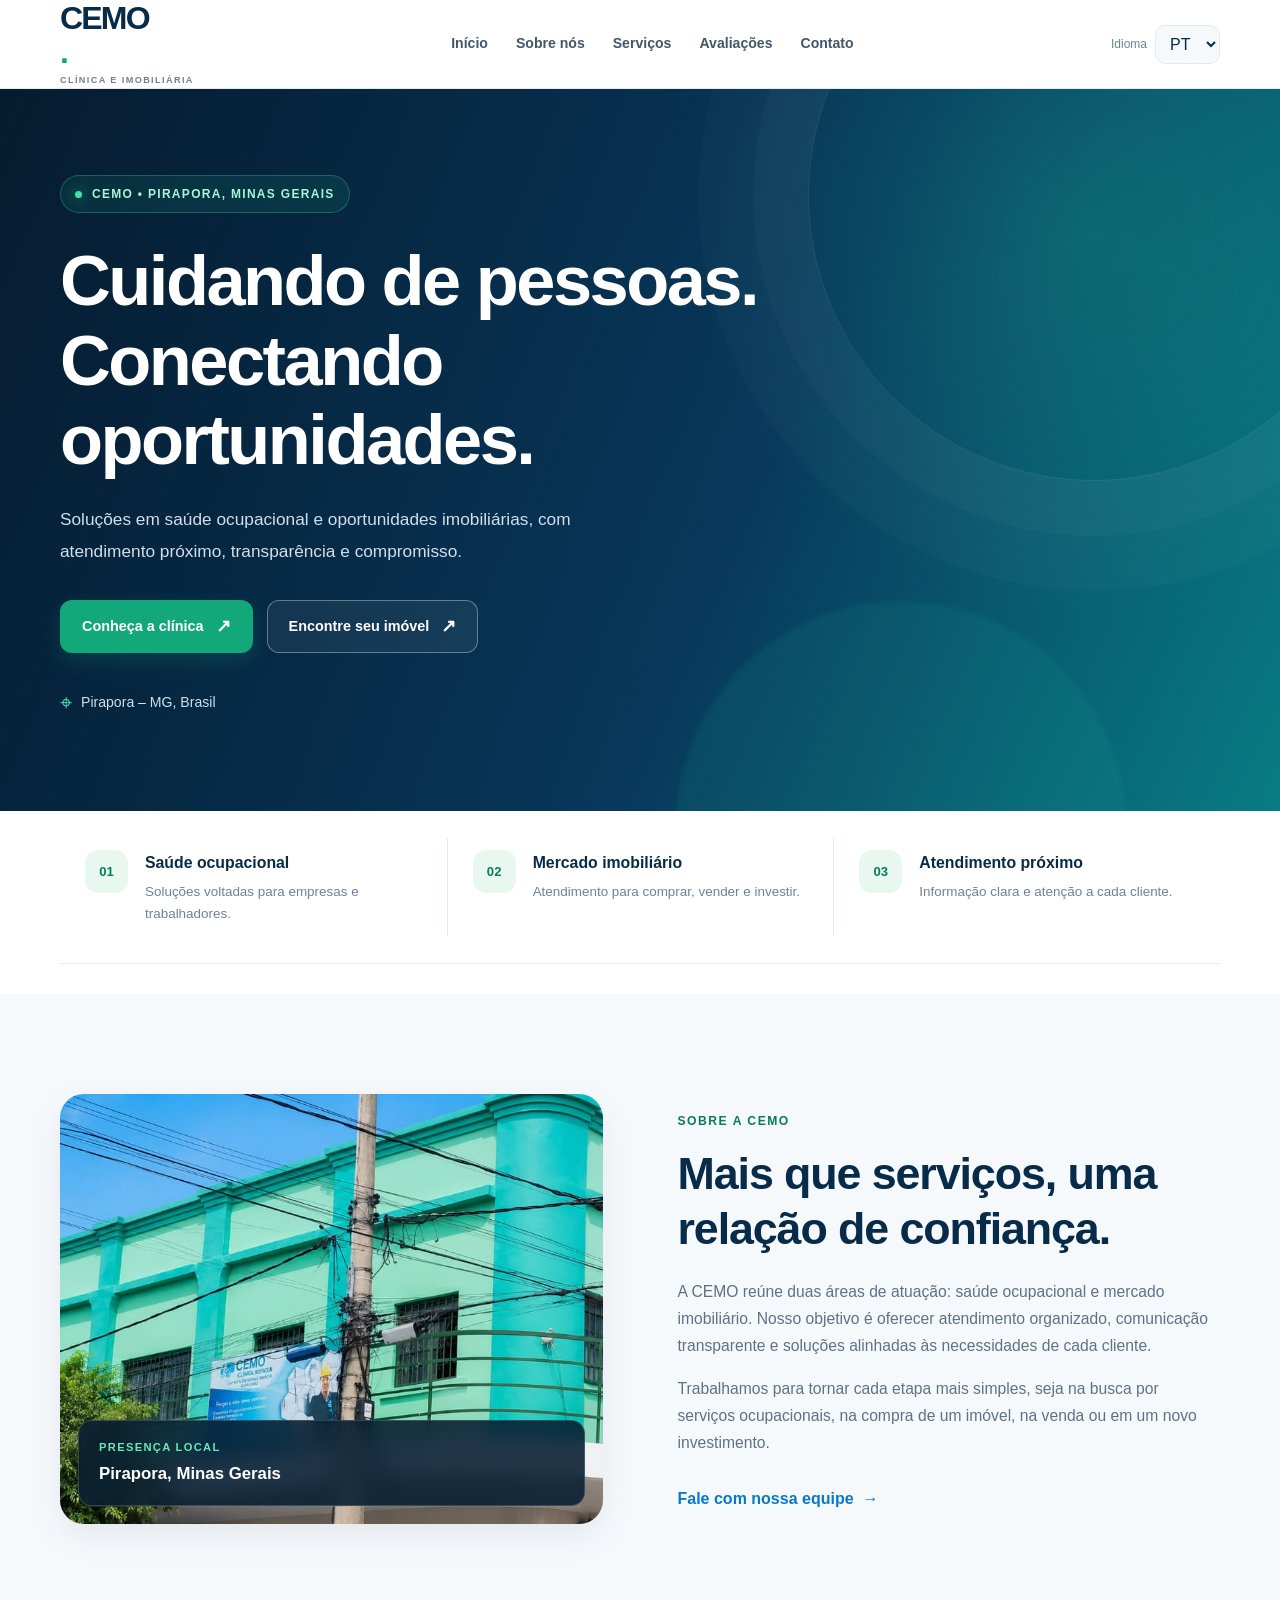
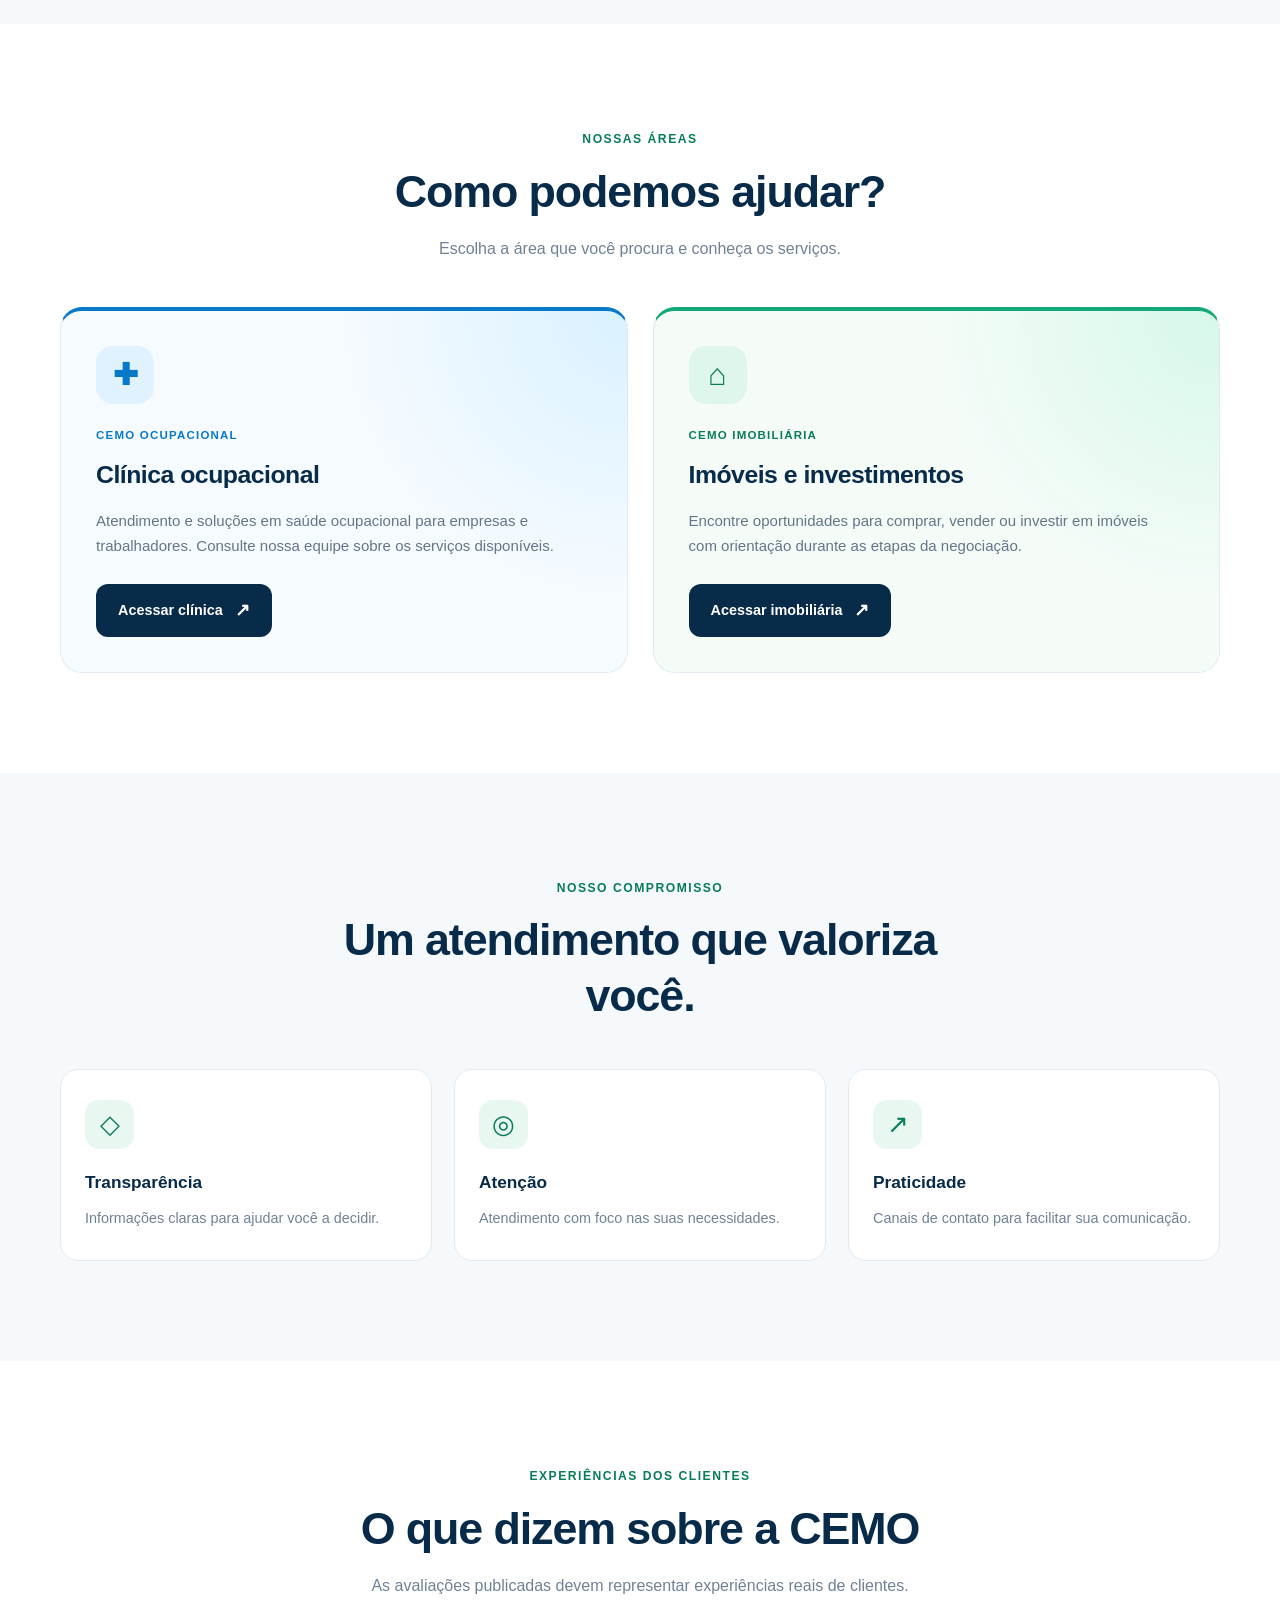
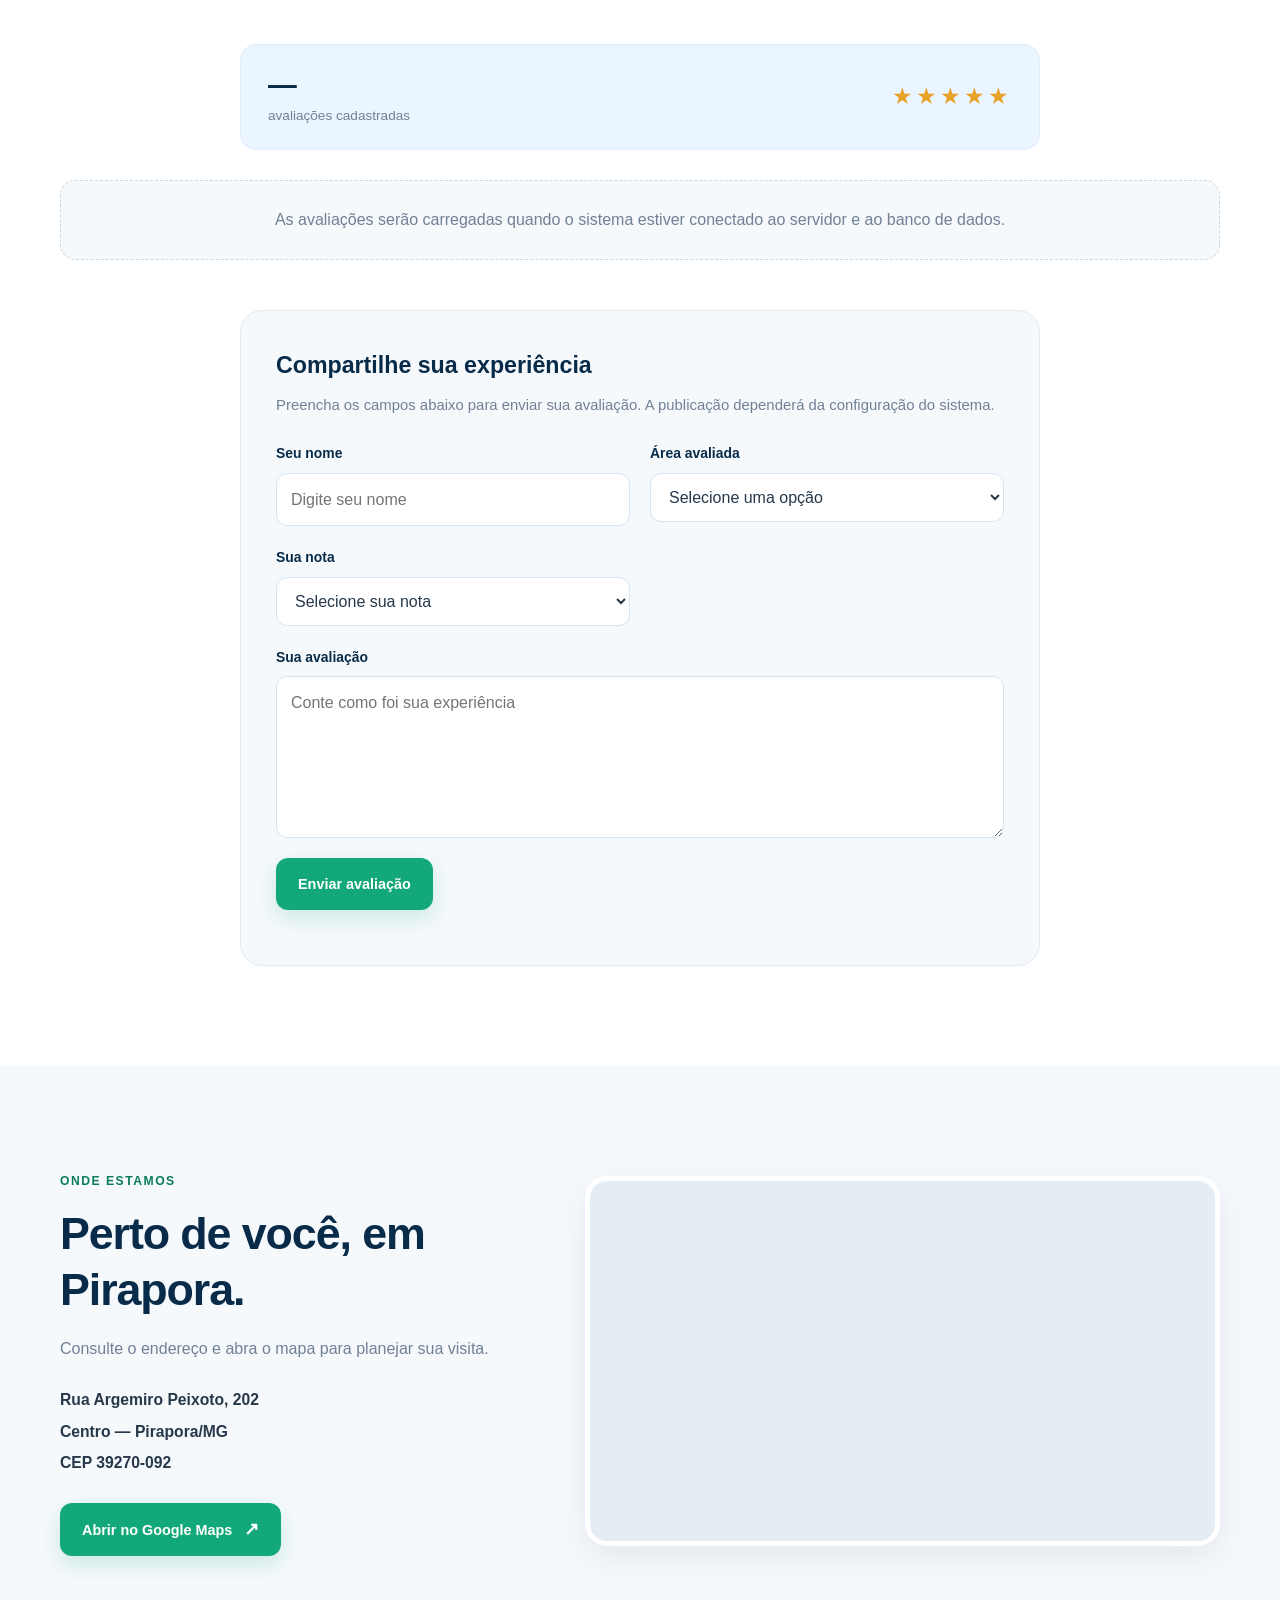
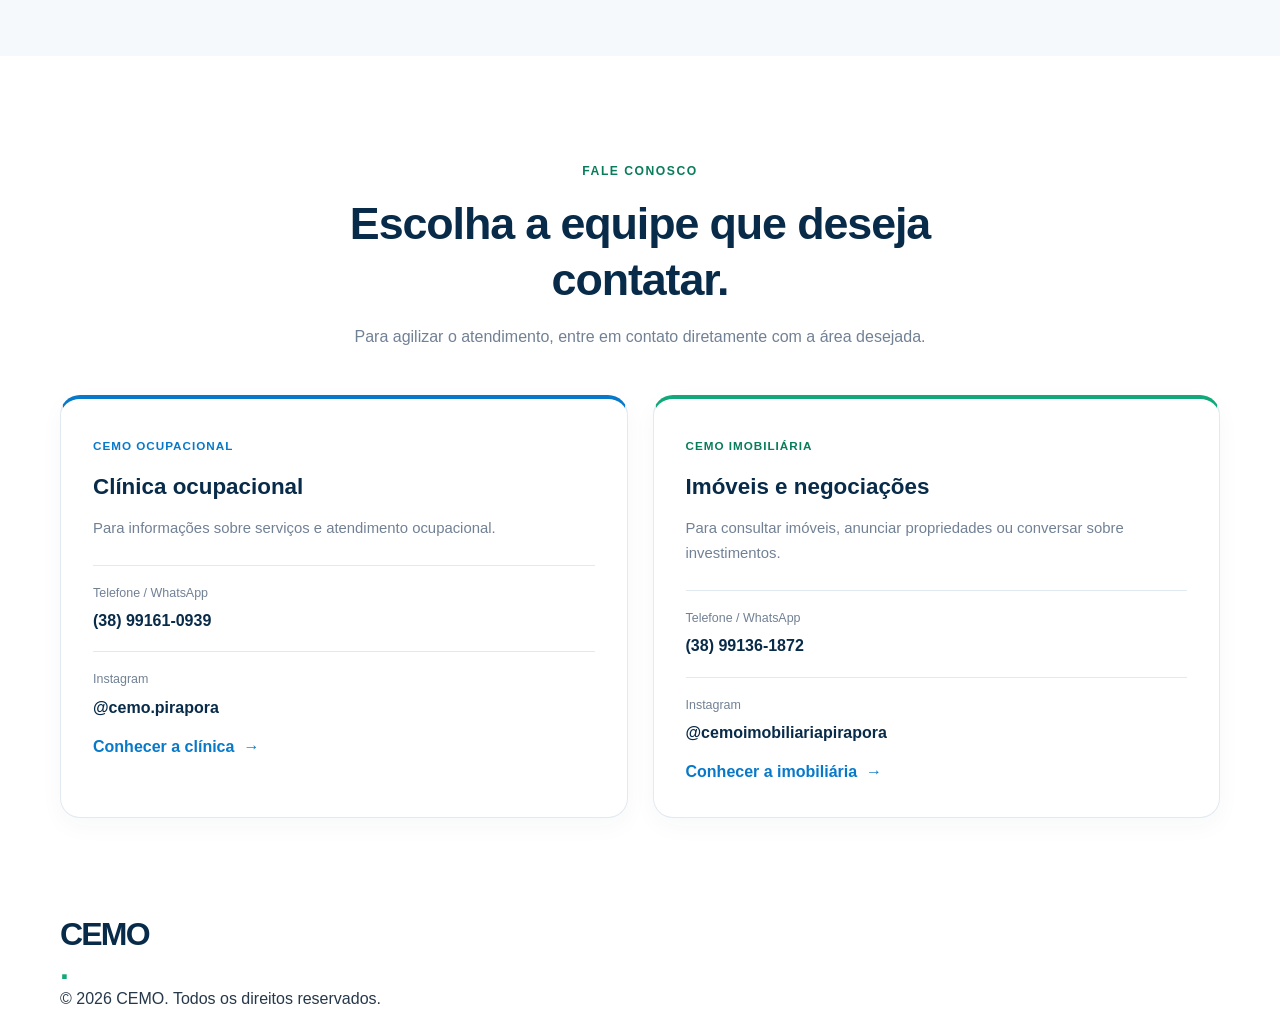
<file: index.html>
<!DOCTYPE html>
<html lang="pt-BR">
<head>
    <meta charset="UTF-8">
    <meta name="viewport" content="width=device-width, initial-scale=1.0">

    <meta name="description" content="CEMO Pirapora: clínica ocupacional e imobiliária. Conheça nossos serviços, encontre imóveis e entre em contato.">

    <meta name="theme-color" content="#071426">

    <title>CEMO | Clínica Ocupacional e Imobiliária</title>

    <!-- Arquivos CSS: vamos criar depois -->
    <link rel="stylesheet" href="style.css">
    <link rel="stylesheet" href="clinica.css" id="css-clinica" disabled>
    <link rel="stylesheet" href="imobiliaria.css" id="css-imobiliaria" disabled>

    <!-- JavaScript -->
    <script src="script.js" defer></script>
</head>

<body>

    <!-- TELA DE CARREGAMENTO -->
    <div id="loader" class="loader" aria-label="Carregando site">
        <div class="loader-logo">CEMO<span></span></div>
        <p>Conectando você às melhores oportunidades</p>
        <div class="loader-bar">
            <div class="loader-progress"></div>
        </div>
    </div>

    <!-- CABEÇALHO -->
    <header class="header" id="inicio">
        <div class="container header-container">

            <a href="#inicio" class="logo" aria-label="CEMO - Página inicial">
                CEMO<span>.</span>
                <small>CLÍNICA E IMOBILIÁRIA</small>
            </a>

            <button
                class="menu-toggle"
                id="menu-toggle"
                type="button"
                aria-label="Abrir menu"
                aria-expanded="false"
                aria-controls="main-nav">
                <span></span>
                <span></span>
                <span></span>
            </button>

            <nav class="nav" id="main-nav" aria-label="Menu principal">
                <a href="#inicio" data-i18n="navHome">Início</a>
                <a href="#sobre" data-i18n="navAbout">Sobre nós</a>
                <a href="#servicos" data-i18n="navServices">Serviços</a>
                <a href="#avaliacoes" data-i18n="navReviews">Avaliações</a>
                <a href="#contato" data-i18n="navContact">Contato</a>
            </nav>

            <div class="header-actions">
                <label class="language-label" for="language-select">
                    Idioma
                </label>
                <select id="language-select" aria-label="Selecionar idioma">
                    <option value="pt">PT</option>
                    <option value="en">EN</option>
                    <option value="es">ES</option>
                </select>
            </div>

        </div>
    </header>

    <main>

        <!-- APRESENTAÇÃO PRINCIPAL -->
        <section class="hero">
            <div class="hero-overlay"></div>

            <div class="container hero-content">
                <span class="eyebrow" data-i18n="heroEyebrow">
                    CEMO • PIRAPORA, MINAS GERAIS
                </span>

                <h1 data-i18n="heroTitle">
                    Cuidando de pessoas.
                    <br>
                    Conectando oportunidades.
                </h1>

                <p data-i18n="heroDescription">
                    Soluções em saúde ocupacional e oportunidades imobiliárias,
                    com atendimento próximo, transparência e compromisso.
                </p>

                <div class="hero-buttons">
                    <a href="clinica.html" class="button button-primary">
                        Conheça a clínica
                        <span aria-hidden="true">↗</span>
                    </a>

                    <a href="imobiliaria.html" class="button button-outline">
                        Encontre seu imóvel
                        <span aria-hidden="true">↗</span>
                    </a>
                </div>

                <div class="hero-location">
                    <span aria-hidden="true">⌖</span>
                    Pirapora – MG, Brasil
                </div>
            </div>
        </section>

        <!-- DESTAQUES -->
        <section class="highlights">
            <div class="container highlights-grid">

                <article class="highlight-item">
                    <span class="highlight-number">01</span>
                    <div>
                        <h3>Saúde ocupacional</h3>
                        <p>Soluções voltadas para empresas e trabalhadores.</p>
                    </div>
                </article>

                <article class="highlight-item">
                    <span class="highlight-number">02</span>
                    <div>
                        <h3>Mercado imobiliário</h3>
                        <p>Atendimento para comprar, vender e investir.</p>
                    </div>
                </article>

                <article class="highlight-item">
                    <span class="highlight-number">03</span>
                    <div>
                        <h3>Atendimento próximo</h3>
                        <p>Informação clara e atenção a cada cliente.</p>
                    </div>
                </article>

            </div>
        </section>

    <!-- SOBRE A CEMO -->
<section class="section about" id="sobre">
    <div class="container about-grid">

        <div class="about-image">
            <img
                src="assets/home.jpeg"
                alt="Vista de Pirapora, Minas Gerais"
                loading="lazy">

            <div class="image-caption">
                <span>PRESENÇA LOCAL</span>
                <strong>Pirapora, Minas Gerais</strong>
            </div>
        </div>

                <div class="about-content">
                    <span class="section-label">SOBRE A CEMO</span>

                    <h2>Mais que serviços, uma relação de confiança.</h2>

                    <p>
                        A CEMO reúne duas áreas de atuação: saúde ocupacional
                        e mercado imobiliário. Nosso objetivo é oferecer
                        atendimento organizado, comunicação transparente e
                        soluções alinhadas às necessidades de cada cliente.
                    </p>

                    <p>
                        Trabalhamos para tornar cada etapa mais simples,
                        seja na busca por serviços ocupacionais, na compra
                        de um imóvel, na venda ou em um novo investimento.
                    </p>

                    <a href="#contato" class="text-link">
                        Fale com nossa equipe <span aria-hidden="true">→</span>
                    </a>
                </div>

            </div>
        </section>

        <!-- SERVIÇOS -->
        <section class="section services" id="servicos">
            <div class="container">

                <div class="section-heading">
                    <span class="section-label">NOSSAS ÁREAS</span>
                    <h2>Como podemos ajudar?</h2>
                    <p>
                        Escolha a área que você procura e conheça os serviços.
                    </p>
                </div>

                <div class="services-grid">

                    <article class="service-card service-clinic">
                        <div class="service-icon" aria-hidden="true">✚</div>

                        <span class="card-category">CEMO OCUPACIONAL</span>

                        <h3>Clínica ocupacional</h3>

                        <p>
                            Atendimento e soluções em saúde ocupacional
                            para empresas e trabalhadores. Consulte nossa
                            equipe sobre os serviços disponíveis.
                        </p>

                        <a href="clinica.html" class="button button-dark">
                            Acessar clínica <span aria-hidden="true">↗</span>
                        </a>
                    </article>

                    <article class="service-card service-real-estate">
                        <div class="service-icon" aria-hidden="true">⌂</div>

                        <span class="card-category">CEMO IMOBILIÁRIA</span>

                        <h3>Imóveis e investimentos</h3>

                        <p>
                            Encontre oportunidades para comprar, vender
                            ou investir em imóveis com orientação durante
                            as etapas da negociação.
                        </p>

                        <a href="imobiliaria.html" class="button button-dark">
                            Acessar imobiliária <span aria-hidden="true">↗</span>
                        </a>
                    </article>

                </div>
            </div>
        </section>

        <!-- DIFERENCIAIS -->
        <section class="section differentials">
            <div class="container">

                <div class="section-heading">
                    <span class="section-label">NOSSO COMPROMISSO</span>
                    <h2>Um atendimento que valoriza você.</h2>
                </div>

                <div class="differentials-grid">

                    <article class="differential">
                        <span class="differential-icon" aria-hidden="true">◇</span>
                        <h3>Transparência</h3>
                        <p>Informações claras para ajudar você a decidir.</p>
                    </article>

                    <article class="differential">
                        <span class="differential-icon" aria-hidden="true">◎</span>
                        <h3>Atenção</h3>
                        <p>Atendimento com foco nas suas necessidades.</p>
                    </article>

                    <article class="differential">
                        <span class="differential-icon" aria-hidden="true">↗</span>
                        <h3>Praticidade</h3>
                        <p>Canais de contato para facilitar sua comunicação.</p>
                    </article>

                </div>
            </div>
        </section>

        <!-- AVALIAÇÕES -->
        <section class="section reviews" id="avaliacoes">
            <div class="container">

                <div class="section-heading">
                    <span class="section-label">EXPERIÊNCIAS DOS CLIENTES</span>
                    <h2>O que dizem sobre a CEMO</h2>
                    <p>
                        As avaliações publicadas devem representar experiências
                        reais de clientes.
                    </p>
                </div>

                <div class="reviews-summary">
                    <div>
                        <strong id="reviews-count">0</strong>
                        <span>avaliações cadastradas</span>
                    </div>

                    <div class="reviews-stars" aria-label="Avaliações por estrelas">
                        ★★★★★
                    </div>
                </div>

                <div id="reviews-list" class="reviews-grid" aria-live="polite">
                    <p class="reviews-message">
                        As avaliações serão exibidas aqui quando o sistema
                        de avaliações estiver conectado ao banco de dados.
                    </p>
                </div>

                <div class="review-form-container">
                    <h3>Compartilhe sua experiência</h3>

                    <p>
                        Preencha os campos abaixo para enviar sua avaliação.
                        A publicação dependerá da configuração do sistema.
                    </p>

                    <form id="review-form">
                        <div class="form-group">
                            <label for="review-name">Seu nome</label>
                            <input
                                type="text"
                                id="review-name"
                                name="name"
                                maxlength="80"
                                placeholder="Digite seu nome"
                                required>
                        </div>

                        <div class="form-group">
                            <label for="review-area">Área avaliada</label>
                            <select id="review-area" name="area" required>
                                <option value="">Selecione uma opção</option>
                                <option value="clinica">Clínica ocupacional</option>
                                <option value="imobiliaria">Imobiliária</option>
                            </select>
                        </div>

                        <div class="form-group">
                            <label for="review-rating">Sua nota</label>
                            <select id="review-rating" name="rating" required>
                                <option value="">Selecione sua nota</option>
                                <option value="5">★★★★★ — Excelente</option>
                                <option value="4">★★★★☆ — Muito bom</option>
                                <option value="3">★★★☆☆ — Bom</option>
                                <option value="2">★★☆☆☆ — Regular</option>
                                <option value="1">★☆☆☆☆ — Precisa melhorar</option>
                            </select>
                        </div>

                        <div class="form-group">
                            <label for="review-comment">Sua avaliação</label>
                            <textarea
                                id="review-comment"
                                name="comment"
                                rows="5"
                                maxlength="1000"
                                placeholder="Conte como foi sua experiência"
                                required></textarea>
                        </div>

                        <button type="submit" class="button button-primary">
                            Enviar avaliação
                        </button>

                        <p id="review-status" class="form-status" aria-live="polite"></p>
                    </form>
                </div>

            </div>
        </section>

        <!-- LOCALIZAÇÃO -->
        <section class="section location" id="localizacao">
            <div class="container location-grid">

                <div class="location-content">
                    <span class="section-label">ONDE ESTAMOS</span>

                    <h2>Perto de você, em Pirapora.</h2>

                    <p>
                        Consulte o endereço e abra o mapa para planejar sua visita.
                    </p>

                    <address id="company-address">
                        Rua Argemiro Peixoto, 202<br>
                        Centro — Pirapora/MG<br>
                        CEP 39270-092
                    </address>

                    <a
                        href="https://www.google.com/maps/search/?api=1&query=Rua+Argemiro+Peixoto+202+Pirapora+MG"
                        id="maps-link"
                        class="button button-primary"
                        target="_blank"
                        rel="noopener noreferrer">
                        Abrir no Google Maps <span aria-hidden="true">↗</span>
                    </a>
                </div>

                <div class="location-map">
                    <iframe
                        id="maps-frame"
                        title="Mapa da localização da CEMO em Pirapora"
                        src="https://maps.google.com/maps?q=Rua%20Argemiro%20Peixoto%20202%20Pirapora%20MG&t=&z=15&ie=UTF8&iwloc=&output=embed"
                        loading="lazy"
                        referrerpolicy="no-referrer-when-downgrade"
                        allowfullscreen>
                    </iframe>
                </div>

            </div>
        </section>

        <!-- CONTATO -->
        <section class="section contact" id="contato">
            <div class="container">

                <div class="section-heading">
                    <span class="section-label">FALE CONOSCO</span>
                    <h2>Escolha a equipe que deseja contatar.</h2>
                    <p>
                        Para agilizar o atendimento, entre em contato
                        diretamente com a área desejada.
                    </p>
                </div>

                <div class="contact-grid">

                    <!-- CONTATO DA CLÍNICA -->
                    <article class="contact-card">
                        <span class="contact-tag">CEMO OCUPACIONAL</span>

                        <h3>Clínica ocupacional</h3>

                        <p>
                            Para informações sobre serviços e atendimento
                            ocupacional.
                        </p>

                        <div class="contact-detail">
                            <span>Telefone / WhatsApp</span>
                            <a href="https://wa.me/5538991610939"
                               target="_blank"
                               rel="noopener noreferrer"
                               id="clinic-whatsapp">
                                (38) 99161-0939
                            </a>
                        </div>

                        <div class="contact-detail">
                            <span>Instagram</span>
                            <a href="https://www.instagram.com/cemo.pirapora"
                               target="_blank"
                               rel="noopener noreferrer"
                               id="clinic-instagram">
                                @cemo.pirapora
                            </a>
                        </div>

                        <a href="clinica.html" class="text-link">
                            Conhecer a clínica <span aria-hidden="true">→</span>
                        </a>
                    </article>

                    <!-- CONTATO DA IMOBILIÁRIA -->
                    <article class="contact-card">
                        <span class="contact-tag">CEMO IMOBILIÁRIA</span>

                        <h3>Imóveis e negociações</h3>

                        <p>
                            Para consultar imóveis, anunciar propriedades
                            ou conversar sobre investimentos.
                        </p>

                        <div class="contact-detail">
                            <span>Telefone / WhatsApp</span>
                            <a href="https://wa.me/5538991361872"
                               target="_blank"
                               rel="noopener noreferrer"
                               id="real-estate-whatsapp">
                                (38) 99136-1872
                            </a>
                        </div>

                        <div class="contact-detail">
                            <span>Instagram</span>
                            <a href="https://www.instagram.com/cemoimobiliariapirapora"
                               target="_blank"
                               rel="noopener noreferrer"
                               id="real-estate-instagram">
                                @cemoimobiliariapirapora
                            </a>
                        </div>

                        <a href="imobiliaria.html" class="text-link">
                            Conhecer a imobiliária <span aria-hidden="true">→</span>
                        </a>
                    </article>

                </div>
            </div>
        </section>

    </main>

    <!-- RODAPÉ -->
    <footer class="footer">
        <div class="container footer-grid">

            <div class="footer-brand">
                <a href="#inicio" class="logo footer-logo">
                    CEMO<span>.</span>
                </a>

                <p>
                    &copy; <span id="current-year">2024</span> CEMO. Todos os direitos reservados.

                </p>
        
          </div>
         </div>
        </footer>
        
        </body>
        </html>
</file>
<file: style.css>
:root {
    --navy: #082b49;
    --navy-dark: #061d32;
    --blue: #0879c9;
    --blue-light: #eaf5ff;
    --green: #13a879;
    --green-dark: #087c5b;
    --green-light: #e8f8f1;
    --white: #ffffff;
    --background: #f6f9fc;
    --text: #263849;
    --muted: #718195;
    --border: #e2eaf1;
    --shadow: 0 12px 35px rgba(8, 43, 73, 0.08);
    --radius: 18px;
    --transition: 0.25s ease;
}

* {
    margin: 0;
    padding: 0;
    box-sizing: border-box;
}

html {
    scroll-behavior: smooth;
    scroll-padding-top: 100px;
}

body {
    font-family: "Segoe UI", Arial, sans-serif;
    background: var(--white);
    color: var(--text);
    line-height: 1.7;
    -webkit-font-smoothing: antialiased;
}

body,
button,
input,
select,
textarea {
    font-family: "Segoe UI", Arial, sans-serif;
}

img {
    display: block;
    max-width: 100%;
}

a {
    color: inherit;
    text-decoration: none;
}

button,
input,
select,
textarea {
    font: inherit;
}

button,
a,
select {
    -webkit-tap-highlight-color: transparent;
}

button:focus-visible,
a:focus-visible,
input:focus-visible,
select:focus-visible,
textarea:focus-visible {
    outline: 3px solid rgba(8, 121, 201, 0.35);
    outline-offset: 3px;
}

.container {
    width: min(1160px, calc(100% - 48px));
    margin-inline: auto;
}

/* =========================================
   CARREGAMENTO
========================================= */

.loader {
    position: fixed;
    inset: 0;
    z-index: 9999;
    display: flex;
    flex-direction: column;
    align-items: center;
    justify-content: center;
    gap: 12px;
    padding: 24px;
    background: var(--navy-dark);
    color: var(--white);
    text-align: center;
}

.loader-logo {
    font-size: 3rem;
    font-weight: 850;
    letter-spacing: -2px;
}

.loader-logo span {
    color: #36d6a0;
}

.loader p {
    color: #c3d4e4;
    font-size: 0.95rem;
}

.loader-bar {
    width: min(230px, 80%);
    height: 5px;
    overflow: hidden;
    margin-top: 14px;
    border-radius: 99px;
    background: rgba(255, 255, 255, 0.15);
}

.loader-progress {
    width: 40%;
    height: 100%;
    border-radius: inherit;
    background: linear-gradient(90deg, var(--blue), #43e0aa);
    animation: loader-progress 1.3s ease-in-out infinite;
}

@keyframes loader-progress {
    from {
        transform: translateX(-110%);
    }

    to {
        transform: translateX(270%);
    }
}

/* =========================================
   CABEÇALHO
========================================= */

.header {
    position: sticky;
    top: 0;
    z-index: 1000;
    background: rgba(255, 255, 255, 0.96);
    border-bottom: 1px solid rgba(226, 234, 241, 0.9);
    backdrop-filter: blur(16px);
    -webkit-backdrop-filter: blur(16px);
}

.header-container {
    min-height: 88px;
    display: flex;
    align-items: center;
    justify-content: space-between;
    gap: 28px;
}

.logo {
    display: inline-flex;
    flex-direction: column;
    flex-shrink: 0;
    color: var(--navy);
    font-size: 2rem;
    font-weight: 850;
    letter-spacing: -1.8px;
    line-height: 1.05;
}

.logo > span {
    display: inline;
    color: var(--green);
}

.logo small {
    margin-top: 7px;
    color: var(--muted);
    font-size: 0.57rem;
    font-weight: 750;
    letter-spacing: 1.4px;
}

.nav {
    display: flex;
    align-items: center;
    justify-content: center;
    gap: 28px;
}

.nav a {
    position: relative;
    padding: 10px 0;
    color: #43566a;
    font-size: 0.88rem;
    font-weight: 650;
    transition: color var(--transition);
}

.nav a::after {
    position: absolute;
    right: 0;
    bottom: 2px;
    left: 0;
    height: 2px;
    content: "";
    background: var(--green);
    transform: scaleX(0);
    transform-origin: left;
    transition: transform var(--transition);
}

.nav a:hover {
    color: var(--blue);
}

.nav a:hover::after {
    transform: scaleX(1);
}

.header-actions {
    display: flex;
    align-items: center;
    gap: 8px;
}

.language-label {
    color: var(--muted);
    font-size: 0.75rem;
}

#language-select {
    min-width: 58px;
    padding: 9px 10px;
    color: var(--navy);
    background: var(--background);
    border: 1px solid var(--border);
    border-radius: 10px;
    cursor: pointer;
}

.menu-toggle {
    display: none;
    width: 44px;
    height: 44px;
    padding: 10px;
    flex-direction: column;
    align-items: center;
    justify-content: center;
    gap: 5px;
    background: var(--blue-light);
    border: 0;
    border-radius: 12px;
    cursor: pointer;
}

.menu-toggle span {
    width: 21px;
    height: 2px;
    border-radius: 4px;
    background: var(--navy);
    transition: var(--transition);
}

/* =========================================
   APRESENTAÇÃO PRINCIPAL — HERO
========================================= */

.hero {
    position: relative;
    display: flex;
    align-items: center;
    min-height: 570px;
    overflow: hidden;
    isolation: isolate;
    background:
        radial-gradient(
            circle at 85% 20%,
            rgba(29, 186, 138, 0.23),
            transparent 32%
        ),
        linear-gradient(115deg, #061d32 0%, #083b60 58%, #087c83 100%);
}

.hero::before {
    position: absolute;
    z-index: -1;
    top: -180px;
    right: -100px;
    width: 570px;
    height: 570px;
    content: "";
    border: 1px solid rgba(255, 255, 255, 0.1);
    border-radius: 50%;
    box-shadow:
        0 0 0 55px rgba(255, 255, 255, 0.025),
        0 0 0 110px rgba(255, 255, 255, 0.02);
}

.hero::after {
    position: absolute;
    z-index: -1;
    right: 12%;
    bottom: -240px;
    width: 450px;
    height: 450px;
    content: "";
    border-radius: 50%;
    background: rgba(39, 214, 160, 0.08);
    filter: blur(2px);
}

.hero-overlay {
    position: absolute;
    inset: 0;
    z-index: -1;
    pointer-events: none;
    background: linear-gradient(
        90deg,
        rgba(4, 24, 42, 0.25),
        transparent 80%
    );
}

.hero-content {
    position: relative;
    padding-top: 86px;
    padding-bottom: 90px;
    animation: hero-enter 0.8s ease both;
}

.eyebrow {
    display: inline-flex;
    align-items: center;
    gap: 10px;
    padding: 8px 14px;
    color: #aaf5d7;
    background: rgba(30, 208, 151, 0.1);
    border: 1px solid rgba(91, 239, 189, 0.25);
    border-radius: 99px;
    font-size: 0.75rem;
    font-weight: 750;
    letter-spacing: 1.3px;
}

.eyebrow::before {
    width: 7px;
    height: 7px;
    content: "";
    border-radius: 50%;
    background: #40e2a6;
    box-shadow: 0 0 12px rgba(64, 226, 166, 0.6);
}

.hero h1 {
    max-width: 760px;
    margin-top: 28px;
    color: var(--white);
    font-size: clamp(2.5rem, 5.5vw, 4.5rem);
    font-weight: 800;
    letter-spacing: -2.5px;
    line-height: 1.13;
}

.hero-content > p {
    max-width: 590px;
    margin-top: 24px;
    color: #d0dfec;
    font-size: 1.08rem;
    line-height: 1.85;
}

.hero-buttons {
    display: flex;
    flex-wrap: wrap;
    gap: 14px;
    margin-top: 32px;
}

.button {
    display: inline-flex;
    min-height: 52px;
    align-items: center;
    justify-content: center;
    gap: 12px;
    padding: 13px 21px;
    border: 1px solid transparent;
    border-radius: 12px;
    font-size: 0.9rem;
    font-weight: 750;
    line-height: 1.4;
    cursor: pointer;
    transition:
        transform var(--transition),
        box-shadow var(--transition),
        background var(--transition),
        color var(--transition);
}

.button:hover {
    transform: translateY(-3px);
}

.button span {
    font-size: 1.1rem;
    transition: transform var(--transition);
}

.button:hover span {
    transform: translate(2px, -2px);
}

.button-primary {
    color: var(--white);
    background: var(--green);
    box-shadow: 0 8px 22px rgba(19, 168, 121, 0.2);
}

.button-primary:hover {
    background: var(--green-dark);
    box-shadow: 0 12px 25px rgba(19, 168, 121, 0.26);
}

.button-outline {
    color: var(--white);
    background: rgba(255, 255, 255, 0.06);
    border-color: rgba(255, 255, 255, 0.35);
}

.button-outline:hover {
    color: var(--navy);
    background: var(--white);
}

.hero-location {
    display: flex;
    align-items: center;
    gap: 9px;
    margin-top: 32px;
    color: #cfdfec;
    font-size: 0.88rem;
}

.hero-location > span {
    color: #4ce0ad;
    font-size: 1.35rem;
}

@keyframes hero-enter {
    from {
        opacity: 0;
        transform: translateY(20px);
    }

    to {
        opacity: 1;
        transform: translateY(0);
    }
}

/* =========================================
   DESTAQUES
========================================= */

.highlights {
    position: relative;
    z-index: 2;
    padding: 0 0 30px;
    background: var(--white);
}

.highlights-grid {
    display: grid;
    grid-template-columns: repeat(3, minmax(0, 1fr));
    padding: 27px 0;
    border-bottom: 1px solid var(--border);
}

.highlight-item {
    display: flex;
    align-items: flex-start;
    gap: 17px;
    padding: 12px 25px;
}

.highlight-item + .highlight-item {
    border-left: 1px solid var(--border);
}

.highlight-number {
    display: flex;
    width: 43px;
    height: 43px;
    flex-shrink: 0;
    align-items: center;
    justify-content: center;
    color: var(--green-dark);
    background: var(--green-light);
    border-radius: 13px;
    font-size: 0.82rem;
    font-weight: 850;
}

.highlight-item h3 {
    margin-bottom: 4px;
    color: var(--navy);
    font-size: 0.99rem;
    font-weight: 750;
}

.highlight-item p {
    color: var(--muted);
    font-size: 0.84rem;
    line-height: 1.6;
}

/* =========================================
   SEÇÕES GERAIS
========================================= */

.section {
    padding: 100px 0;
}

.section-label {
    display: inline-block;
    margin-bottom: 14px;
    color: var(--green-dark);
    font-size: 0.76rem;
    font-weight: 800;
    letter-spacing: 1.5px;
}

.section h2,
.section-heading h2 {
    color: var(--navy);
    font-size: clamp(1.9rem, 3.6vw, 2.8rem);
    font-weight: 800;
    letter-spacing: -1.1px;
    line-height: 1.25;
}

.section-heading {
    max-width: 690px;
    margin: 0 auto 45px;
    text-align: center;
}

.section-heading > p {
    margin-top: 15px;
    color: var(--muted);
    font-size: 1rem;
}

/* =========================================
   SOBRE A CEMO
========================================= */

.about {
    background: var(--background);
}

.about-grid {
    display: grid;
    grid-template-columns: 1fr 1fr;
    align-items: center;
    gap: 75px;
}

.about-image {
    position: relative;
    min-height: 390px;
    overflow: hidden;
    background: #dbe9ef;
    border-radius: 24px;
    box-shadow: var(--shadow);
}

.about-image img {
    width: 100%;
    height: 430px;
    object-fit: cover;
    transition: transform 0.6s ease;
}

.about-image:hover img {
    transform: scale(1.04);
}

.image-caption {
    position: absolute;
    right: 18px;
    bottom: 18px;
    left: 18px;
    display: flex;
    flex-direction: column;
    padding: 17px 20px;
    color: var(--white);
    background: rgba(6, 29, 50, 0.88);
    border: 1px solid rgba(255, 255, 255, 0.16);
    border-radius: 14px;
    backdrop-filter: blur(10px);
}

.image-caption span {
    color: #6ce6b7;
    font-size: 0.7rem;
    font-weight: 800;
    letter-spacing: 1.3px;
}

.image-caption strong {
    margin-top: 3px;
    font-size: 1.05rem;
}

.about-content h2 {
    margin-bottom: 22px;
}

.about-content p {
    margin-bottom: 17px;
    color: #607184;
    font-size: 0.98rem;
}

.text-link {
    display: inline-flex;
    align-items: center;
    gap: 9px;
    margin-top: 12px;
    color: var(--blue);
    font-weight: 750;
    transition: gap var(--transition), color var(--transition);
}

.text-link:hover {
    gap: 15px;
    color: var(--green-dark);
}

/* =========================================
   SERVIÇOS
========================================= */

.services {
    background: var(--white);
}

.services-grid {
    display: grid;
    grid-template-columns: repeat(2, minmax(0, 1fr));
    gap: 25px;
}

.service-card {
    position: relative;
    display: flex;
    min-height: 355px;
    flex-direction: column;
    align-items: flex-start;
    padding: 35px;
    overflow: hidden;
    border: 1px solid var(--border);
    border-radius: 22px;
    transition:
        transform var(--transition),
        box-shadow var(--transition);
}

.service-card:hover {
    transform: translateY(-6px);
    box-shadow: var(--shadow);
}

.service-clinic {
    background:
        radial-gradient(circle at 100% 0%, #d9f1ff, transparent 43%),
        #f6fbff;
    border-top: 4px solid var(--blue);
}

.service-real-estate {
    background:
        radial-gradient(circle at 100% 0%, #d6f8e9, transparent 43%),
        #f5fcf8;
    border-top: 4px solid var(--green);
}

.service-icon {
    display: flex;
    width: 58px;
    height: 58px;
    align-items: center;
    justify-content: center;
    margin-bottom: 22px;
    color: var(--blue);
    background: #e0f1ff;
    border-radius: 17px;
    font-size: 1.9rem;
    font-weight: 800;
}

.service-real-estate .service-icon {
    color: var(--green-dark);
    background: #dff7eb;
}

.card-category {
    margin-bottom: 8px;
    color: var(--blue);
    font-size: 0.72rem;
    font-weight: 850;
    letter-spacing: 1.2px;
}

.service-real-estate .card-category {
    color: var(--green-dark);
}

.service-card h3 {
    margin-bottom: 12px;
    color: var(--navy);
    font-size: 1.55rem;
    font-weight: 800;
    letter-spacing: -0.5px;
}

.service-card p {
    max-width: 480px;
    margin-bottom: 25px;
    color: #647588;
    font-size: 0.94rem;
}

.service-card .button {
    margin-top: auto;
}

.button-dark {
    color: var(--white);
    background: var(--navy);
}

.button-dark:hover {
    background: var(--blue);
    box-shadow: 0 8px 18px rgba(8, 43, 73, 0.15);
}

/* =========================================
   DIFERENCIAIS
========================================= */

.differentials {
    background: var(--background);
}

.differentials-grid {
    display: grid;
    grid-template-columns: repeat(3, minmax(0, 1fr));
    gap: 22px;
}

.differential {
    padding: 30px 24px;
    background: var(--white);
    border: 1px solid var(--border);
    border-radius: var(--radius);
    transition:
        transform var(--transition),
        box-shadow var(--transition);
}

.differential:hover {
    transform: translateY(-5px);
    box-shadow: var(--shadow);
}

.differential-icon {
    display: flex;
    width: 49px;
    height: 49px;
    align-items: center;
    justify-content: center;
    margin-bottom: 19px;
    color: var(--green-dark);
    background: var(--green-light);
    border-radius: 14px;
    font-size: 1.65rem;
}

.differential h3 {
    margin-bottom: 8px;
    color: var(--navy);
    font-size: 1.08rem;
}

.differential p {
    color: var(--muted);
    font-size: 0.9rem;
}

/* =========================================
   AVALIAÇÕES
========================================= */

.reviews {
    background: var(--white);
}

.reviews-summary {
    display: flex;
    align-items: center;
    justify-content: space-between;
    gap: 20px;
    max-width: 800px;
    margin: 0 auto 30px;
    padding: 22px 27px;
    background: var(--blue-light);
    border: 1px solid #dceeff;
    border-radius: 16px;
}

.reviews-summary > div:first-child {
    display: flex;
    flex-direction: column;
}

.reviews-summary strong {
    color: var(--navy);
    font-size: 1.8rem;
    line-height: 1.3;
}

.reviews-summary span {
    color: var(--muted);
    font-size: 0.85rem;
}

.reviews-stars {
    color: #e8a328;
    font-size: 1.45rem;
    letter-spacing: 3px;
}

.reviews-grid {
    display: grid;
    grid-template-columns: repeat(2, minmax(0, 1fr));
    gap: 18px;
}

.reviews-message {
    grid-column: 1 / -1;
    padding: 25px;
    color: var(--muted);
    background: var(--background);
    border: 1px dashed #cbd9e5;
    border-radius: 15px;
    text-align: center;
}

.review-form-container {
    max-width: 800px;
    margin: 50px auto 0;
    padding: 35px;
    background: var(--background);
    border: 1px solid var(--border);
    border-radius: 22px;
}

.review-form-container h3 {
    margin-bottom: 8px;
    color: var(--navy);
    font-size: 1.45rem;
}

.review-form-container > p {
    margin-bottom: 24px;
    color: var(--muted);
    font-size: 0.93rem;
}

#review-form {
    display: grid;
    grid-template-columns: repeat(2, minmax(0, 1fr));
    gap: 20px;
}

.form-group {
    display: flex;
    flex-direction: column;
    gap: 7px;
}

.form-group:last-of-type {
    grid-column: 1 / -1;
}

.form-group label {
    color: var(--navy);
    font-size: 0.87rem;
    font-weight: 700;
}

.form-group input,
.form-group select,
.form-group textarea {
    width: 100%;
    min-height: 49px;
    padding: 12px 14px;
    color: var(--text);
    background: var(--white);
    border: 1px solid #d8e3ed;
    border-radius: 11px;
    outline: none;
    transition: border-color var(--transition), box-shadow var(--transition);
}

.form-group textarea {
    min-height: 130px;
    resize: vertical;
}

.form-group input:focus,
.form-group select:focus,
.form-group textarea:focus {
    border-color: var(--blue);
    box-shadow: 0 0 0 3px rgba(8, 121, 201, 0.1);
}

#review-form > .button {
    justify-self: start;
}

.form-status {
    grid-column: 1 / -1;
    color: var(--green-dark);
    font-size: 0.9rem;
}

/* =========================================
   LOCALIZAÇÃO
========================================= */

.location {
    background: var(--background);
}

.location-grid {
    display: grid;
    grid-template-columns: 0.85fr 1.15fr;
    align-items: center;
    gap: 55px;
}

.location-content h2 {
    margin-bottom: 17px;
}

.location-content > p {
    margin-bottom: 22px;
    color: var(--muted);
}

.location-content address {
    margin-bottom: 25px;
    color: var(--text);
    font-size: 0.98rem;
    font-style: normal;
    font-weight: 600;
    line-height: 2;
}

.location-map {
    min-height: 360px;
    overflow: hidden;
    background: #e5edf4;
    border: 5px solid var(--white);
    border-radius: 22px;
    box-shadow: var(--shadow);
}

.location-map iframe {
    display: block;
    width: 100%;
    height: 360px;
    border: 0;
}

/* =========================================
   CONTATO
========================================= */

.contact {
    background: var(--white);
}

.contact-grid {
    display: grid;
    grid-template-columns: repeat(2, minmax(0, 1fr));
    gap: 25px;
}

.contact-card {
    padding: 32px;
    background: var(--white);
    border: 1px solid var(--border);
    border-radius: 20px;
    box-shadow: 0 8px 25px rgba(8, 43, 73, 0.035);
    transition:
        transform var(--transition),
        box-shadow var(--transition);
}

.contact-card:hover {
    transform: translateY(-4px);
    box-shadow: var(--shadow);
}

.contact-card:first-child {
    border-top: 4px solid var(--blue);
}

.contact-card:last-child {
    border-top: 4px solid var(--green);
}

.contact-tag {
    display: inline-block;
    margin-bottom: 12px;
    color: var(--blue);
    font-size: 0.73rem;
    font-weight: 850;
    letter-spacing: 1px;
}

.contact-card:last-child .contact-tag {
    color: var(--green-dark);
}

.contact-card h3 {
    margin-bottom: 10px;
    color: var(--navy);
    font-size: 1.4rem;
}

.contact-card > p {
    margin-bottom: 24px;
    color: var(--muted);
    font-size: 0.93rem;
}

.contact-detail {
    display: flex;
    flex-direction: column;
    gap: 3px;
    margin-top: 17px;
    padding-top: 17px;
    border-top: 1px solid var(--border);
}

.contact-detail > span {
    color: var(--muted);
    font-size: 0.78rem;
}

.contact-detail a {
    overflow-wrap: anywhere;
    color: var(--navy);
    font-weight: 700;
    transition: color var(--transition);
    /* =========================================
AJUSTES EXCLUSIVOS PARA CELULAR
CEMO 
========================================= */

}

@media (max-width: 768px) {

/* Evita que elementos aumentem a largura da tela */
html,
body {
    width: 100%;
    max-width: 100%;
    overflow-x: hidden;
}

.container {
    width: calc(100% - 36px);
    max-width: 100%;
    margin-inline: auto;
}

.section {
    padding: 58px 0;
}

/* CABEÇALHO */
.header {
    position: sticky;
    top: 0;
    z-index: 1000;
}

.header-container {
    position: relative;
    min-height: 76px;
    display: grid;
    grid-template-columns: 1fr auto auto;
    gap: 12px;
    padding-top: 10px;
    padding-bottom: 10px;
}

.logo {
    font-size: 1.8rem;
}

.logo small {
    font-size: 0.48rem;
    letter-spacing: 1px;
}

.menu-toggle {
    display: flex;
    grid-column: 2;
    grid-row: 1;
}

.header-actions {
    grid-column: 3;
    grid-row: 1;
    gap: 5px;
}

.language-label {
    display: none;
}

#language-select {
    min-width: 53px;
    padding: 9px 5px;
}

.nav {
    position: absolute;
    top: 100%;
    right: 0;
    left: 0;
    display: none;
    flex-direction: column;
    align-items: stretch;
    gap: 0;
    padding: 10px 18px 16px;
    background: #ffffff;
    border-top: 1px solid var(--border);
    box-shadow: 0 12px 20px rgba(8, 43, 73, 0.10);
}

.nav.nav-open {
    display: flex;
}

.nav a {
    display: block;
    padding: 12px 4px;
    font-size: 0.95rem;
    border-bottom: 1px solid var(--border);
}

.nav a:last-child {
    border-bottom: 0;
}

/* APRESENTAÇÃO PRINCIPAL */
.hero {
    min-height: auto;
}

.hero-content {
    padding-top: 65px;
    padding-bottom: 65px;
}

.eyebrow {
    max-width: 100%;
    font-size: 0.67rem;
    letter-spacing: 0.8px;
    flex-wrap: wrap;
}

.hero h1 {
    max-width: 100%;
    margin-top: 24px;
    font-size: clamp(2rem, 8vw, 3rem);
    letter-spacing: -1.3px;
    line-height: 1.13;
    overflow-wrap: break-word;
}

.hero-content > p {
    margin-top: 18px;
    font-size: 1rem;
    line-height: 1.7;
}

.hero-buttons {
    display: flex;
    flex-direction: column;
    align-items: stretch;
    gap: 12px;
    margin-top: 25px;
}

.hero-buttons .button {
    width: 100%;
    min-height: 50px;
}

.hero-location {
    margin-top: 24px;
}

/* DESTAQUES */
.highlights {
    padding-bottom: 15px;
}

.highlights-grid {
    grid-template-columns: 1fr;
    padding: 18px 0;
}

.highlight-item {
    gap: 14px;
    padding: 16px 4px;
}

.highlight-item + .highlight-item {
    border-left: 0;
    border-top: 1px solid var(--border);
}

.highlight-item h3 {
    font-size: 1rem;
}

.highlight-item p {
    font-size: 0.9rem;
}

/* SOBRE A CEMO */
.about-grid {
    grid-template-columns: minmax(0, 1fr);
    gap: 30px;
}

.about-image {
    width: 100%;
    min-height: 0;
    height: 340px;
    border-radius: 20px;
}

.about-image img {
    width: 100%;
    height: 100%;
    min-height: 0;
    object-fit: cover;
    object-position: center;
}

.image-caption {
    right: 12px;
    bottom: 12px;
    left: 12px;
    padding: 14px 16px;
}

.image-caption strong {
    font-size: 1rem;
}

.about-content h2 {
    margin-bottom: 18px;
    font-size: clamp(1.8rem, 7vw, 2.3rem);
    line-height: 1.2;
}

.about-content p {
    font-size: 0.97rem;
    line-height: 1.75;
}

/* TÍTULOS DAS SEÇÕES */
.section-heading {
    margin-bottom: 30px;
}

.section-heading h2,
.section h2 {
    font-size: clamp(1.7rem, 6.5vw, 2.2rem);
    letter-spacing: -0.7px;
    line-height: 1.25;
}

.section-heading > p {
    font-size: 0.95rem;
    line-height: 1.65;
}

/* SERVIÇOS */
.services-grid {
    grid-template-columns: minmax(0, 1fr);
    gap: 18px;
}

.service-card {
    width: 100%;
    min-height: auto;
    padding: 25px 22px;
    border-radius: 18px;
}

.service-icon {
    width: 52px;
    height: 52px;
    margin-bottom: 18px;
}

.service-card h3 {
    font-size: 1.4rem;
}

.service-card p {
    font-size: 0.95rem;
    line-height: 1.7;
}

.service-card .button {
    width: 100%;
    margin-top: 5px;
}

/* DIFERENCIAIS */
.differentials-grid {
    grid-template-columns: minmax(0, 1fr);
    gap: 15px;
}

.differential {
    padding: 23px 20px;
}

/* AVALIAÇÕES */
.reviews-summary {
    padding: 18px;
    gap: 12px;
}

.reviews-stars {
    font-size: 1.1rem;
    letter-spacing: 1px;
}

.reviews-grid {
    grid-template-columns: minmax(0, 1fr);
}

.review-form-container {
    margin-top: 30px;
    padding: 22px 18px;
}

#review-form {
    grid-template-columns: minmax(0, 1fr);
    gap: 16px;
}

.form-group:last-of-type {
    grid-column: auto;
}

#review-form > .button {
    width: 100%;
    justify-self: stretch;
}

/* LOCALIZAÇÃO: texto em cima, mapa embaixo */
.location-grid {
    grid-template-columns: minmax(0, 1fr);
    gap: 28px;
}

.location-content h2 {
    font-size: clamp(1.8rem, 7vw, 2.3rem);
}

.location-content address {
    font-size: 0.95rem;
    line-height: 1.9;
    overflow-wrap: break-word;
}

.location-content .button {
    max-width: 100%;
}

.location-map {
    width: 100%;
    min-height: 280px;
    height: 300px;
    border-width: 4px;
    border-radius: 18px;
}

.location-map iframe {
    width: 100%;
    height: 100%;
    min-height: 280px;
}

/* CONTATO */
.contact-grid {
    grid-template-columns: minmax(0, 1fr);
    gap: 18px;
}

.contact-card {
    min-width: 0;
    padding: 25px 22px;
}

.contact-card h3 {
    font-size: 1.35rem;
}

.contact-detail a {
    overflow-wrap: anywhere;
}

/* IMPEDE IMAGENS E ELEMENTOS DE ESTOURAREM A TELA */
img,
iframe {
    max-width: 100%;
}

.button {
    white-space: normal;
    text-align: center;
}

}

/* CELULARES PEQUENOS */
@media (max-width: 380px) {

.container {
    width: calc(100% - 28px);
}

.header-container {
    gap: 7px;
}

.logo {
    font-size: 1.55rem;
}

.logo small {
    font-size: 0.42rem;
    letter-spacing: 0.7px;
}

.menu-toggle {
    width: 39px;
    height: 39px;
}

#language-select {
    min-width: 46px;
    font-size: 0.85rem;
}

.hero h1 {
    font-size: 1.9rem;
}

.service-card,
.contact-card {
    padding: 21px 17px;
}

.about-image {
    height: 290px;
}

}
</file>
<file: clinica.css>
/* =========================================
   CEMO | CLÍNICA & ENGENHARIA OCUPACIONAL
   Identidade visual: verde, azul e branco
========================================= */

:root {
  --ink: #102e39;
  --teal: #087e8b;
  --teal-dark: #073b4c;
  --mint: #dff4ef;
  --paper: #f7faf9;
  --white: #ffffff;
  --muted: #65777b;
  --line: #dce7e5;
  --lime: #d9f36a;
  --shadow: 0 22px 70px rgba(7, 59, 76, .12);
  --radius: 22px;
}

* {
  box-sizing: border-box;
}

html {
  scroll-behavior: smooth;
  scroll-padding-top: 100px;
}

body {
  margin: 0;
  color: var(--ink);
  font-family: "DM Sans", sans-serif;
  background: var(--white);
  line-height: 1.6;
}

body.menu-open {
  overflow: hidden;
}

a {
  color: inherit;
  text-decoration: none;
}

button,
select {
  font: inherit;
}

button {
  cursor: pointer;
}

.sr-only {
  position: absolute;
  width: 1px;
  height: 1px;
  padding: 0;
  margin: -1px;
  overflow: hidden;
  clip: rect(0, 0, 0, 0);
  white-space: nowrap;
  border: 0;
}

/* BARRA SUPERIOR */

.announcement {
  min-height: 36px;
  padding: 7px 5.5%;
  display: flex;
  align-items: center;
  justify-content: center;
  gap: 10px;
  background: var(--teal-dark);
  color: #e8f6f3;
  font-size: 11px;
  letter-spacing: .025em;
}

.announcement a {
  font-weight: 700;
  color: var(--lime);
  margin-left: 12px;
}

.pulse {
  width: 6px;
  height: 6px;
  background: var(--lime);
  border-radius: 50%;
  box-shadow: 0 0 0 4px #d9f36a22;
}

/* CABEÇALHO */

.site-header {
  height: 86px;
  display: flex;
  align-items: center;
  justify-content: space-between;
  padding: 0 5.5%;
  background: #fff;
  position: sticky;
  top: 0;
  z-index: 30;
  border-bottom: 1px solid #e8efed;
}

.brand {
  display: flex;
  align-items: center;
  gap: 11px;
  min-width: 220px;
}

.brand-mark {
  width: 42px;
  height: 42px;
  border-radius: 14px;
  background: var(--teal-dark);
  display: grid;
  place-items: center;
  color: var(--lime);
}

.brand-mark svg {
  width: 27px;
  stroke: currentColor;
  stroke-width: 2;
  fill: none;
}

.brand b {
  display: block;
  font: 800 22px Manrope, sans-serif;
  letter-spacing: .1em;
  line-height: 1.1;
}

.brand small {
  display: block;
  margin-top: 4px;
  font-size: 8px;
  letter-spacing: .095em;
  color: #6c7c7e;
  font-weight: 700;
}

.desktop-nav {
  display: flex;
  align-items: center;
  gap: clamp(18px, 2.5vw, 38px);
}

.desktop-nav a {
  font-size: 12px;
  color: #53696d;
  font-weight: 700;
  transition: color .2s;
}

.desktop-nav a:hover,
.desktop-nav a:focus {
  color: var(--teal);
}

.header-actions {
  display: flex;
  align-items: center;
  gap: 14px;
}

.language-picker select {
  border: 1px solid var(--line);
  border-radius: 9px;
  background: #fff;
  padding: 8px 7px;
  color: var(--ink);
  font-size: 11px;
  font-weight: 800;
  outline-color: var(--teal);
}

.back-link {
  font-size: 11px;
  font-weight: 700;
  color: var(--teal-dark);
  border: 1px solid var(--line);
  padding: 10px 13px;
  border-radius: 9px;
  white-space: nowrap;
}

.menu-toggle {
  display: none;
  border: 0;
  background: var(--teal-dark);
  width: 42px;
  height: 42px;
  border-radius: 12px;
  padding: 11px;
  flex-direction: column;
  justify-content: center;
  gap: 5px;
}

.menu-toggle span {
  height: 2px;
  width: 100%;
  background: white;
  border-radius: 3px;
}

.mobile-nav,
.mobile-backdrop {
  display: none;
}

/* ÁREA PRINCIPAL */

.section-wrap {
  width: min(1180px, 89%);
  margin: 0 auto;
}

.hero {
  min-height: 620px;
  padding-top: 72px;
  padding-bottom: 75px;
  display: grid;
  grid-template-columns: 1.05fr .95fr;
  align-items: center;
  gap: 5%;
  position: relative;
}

.hero-copy {
  position: relative;
  z-index: 2;
}

.eyebrow,
.section-kicker {
  font-size: 10px;
  letter-spacing: .16em;
  font-weight: 800;
  color: var(--teal);
  text-transform: uppercase;
  display: flex;
  align-items: center;
  gap: 10px;
}

.eyebrow-line {
  width: 26px;
  height: 2px;
  background: var(--teal);
}

h1,
h2,
h3,
p {
  margin-top: 0;
}

h1,
h2 {
  font-family: Manrope, sans-serif;
  letter-spacing: -.055em;
  line-height: 1.13;
}

h1 {
  font-size: clamp(39px, 4.6vw, 63px);
  margin: 22px 0 21px;
  max-width: 620px;
  font-weight: 800;
}

h1 em,
h2 em {
  font-style: normal;
  color: var(--teal);
}

.hero-description {
  font-size: 15px;
  line-height: 1.85;
  color: var(--muted);
  max-width: 520px;
  margin-bottom: 28px;
}

.hero-actions {
  display: flex;
  flex-wrap: wrap;
  gap: 12px;
}

.button {
  display: inline-flex;
  align-items: center;
  justify-content: center;
  gap: 12px;
  padding: 14px 18px;
  border-radius: 10px;
  font-size: 12px;
  font-weight: 800;
  transition: transform .2s, background .2s;
}

.button:hover {
  transform: translateY(-2px);
}

.button-primary {
  background: var(--teal);
  color: white;
  box-shadow: 0 10px 22px #087e8b26;
}

.button-primary:hover {
  background: var(--teal-dark);
}

.button-ghost {
  border: 1px solid var(--line);
  background: white;
  color: var(--ink);
}

.whatsapp-dot {
  color: #1ca777;
  font-size: 17px;
}

.hero-proof {
  display: flex;
  gap: 12px;
  align-items: center;
  margin-top: 35px;
  padding-top: 23px;
  border-top: 1px solid var(--line);
  max-width: 470px;
}

.proof-icon {
  width: 34px;
  height: 34px;
  border-radius: 50%;
  display: grid;
  place-items: center;
  background: var(--mint);
  color: var(--teal);
  font-weight: 900;
}

.hero-proof p {
  margin: 0;
}

.hero-proof b,
.hero-proof span {
  display: block;
}

.hero-proof b {
  font-size: 11px;
}

.hero-proof span {
  font-size: 10px;
  color: var(--muted);
  margin-top: 3px;
}

/* IMAGEM PRINCIPAL */

.hero-visual {
  position: relative;
  min-height: 460px;
  display: grid;
  place-items: center;
}

.hero-photo {
  width: 88%;
  height: 445px;
  position: relative;
  overflow: hidden;
  border-radius: 190px 190px 24px 24px;
  background: linear-gradient(145deg, #d8efeb, #9fc9c6);
  box-shadow: var(--shadow);
  z-index: 1;
}

.hero-photo img {
  width: 100%;
  height: 100%;
  object-fit: cover;
  display: block;
}

.image-fallback {
  background:
    radial-gradient(ellipse at 70% 25%, #fff8 0 10%, transparent 11%),
    linear-gradient(140deg, #cfece6, #8cbcb9 50%, #397d82);
  position: relative;
}

.image-fallback:before {
  content: "CEMO";
  position: absolute;
  inset: 0;
  display: grid;
  place-items: center;
  color: #ffffff90;
  font: 800 62px Manrope;
  letter-spacing: .15em;
}

.photo-shade {
  position: absolute;
  inset: 30% 0 0;
  background: linear-gradient(transparent, #082e36b8);
}

.photo-caption {
  position: absolute;
  bottom: 22px;
  left: 22px;
  right: 22px;
  display: flex;
  align-items: center;
  gap: 12px;
  color: white;
}

.caption-icon {
  width: 39px;
  height: 39px;
  display: grid;
  place-items: center;
  border-radius: 13px;
  background: var(--lime);
  color: var(--teal-dark);
  font-size: 20px;
}

.photo-caption b,
.photo-caption small {
  display: block;
}

.photo-caption b {
  font: 700 13px Manrope;
}

.photo-caption small {
  font-size: 10px;
  color: #e0eeee;
  margin-top: 3px;
}

.floating-card {
  position: absolute;
  z-index: 3;
  display: flex;
  align-items: center;
  gap: 10px;
  padding: 13px 16px;
  background: #fff;
  border: 1px solid #edf2f0;
  border-radius: 13px;
  box-shadow: 0 14px 40px #123c4014;
}

.floating-top {
  top: 66px;
  left: -2%;
}

.floating-bottom {
  right: -1%;
  bottom: 54px;
}

.floating-card b,
.floating-card small {
  display: block;
}

.floating-card b {
  font-size: 10px;
}

.floating-card small {
  font-size: 9px;
  color: var(--muted);
  margin-top: 3px;
}

.float-icon,
.float-check {
  width: 31px;
  height: 31px;
  border-radius: 10px;
  background: var(--mint);
  color: var(--teal);
  display: grid;
  place-items: center;
  font-size: 18px;
}

.float-check {
  background: var(--lime);
  color: var(--teal-dark);
}

.hero-orbit {
  position: absolute;
  width: 85%;
  height: 85%;
  border: 1px solid #dcebe7;
  border-radius: 50%;
  transform: rotate(-24deg);
  z-index: 0;
}

.hero-bottom-label {
  position: absolute;
  bottom: 24px;
  left: 0;
  right: 0;
  display: flex;
  justify-content: space-between;
  color: #91a4a4;
  font-size: 8px;
  letter-spacing: .14em;
  font-weight: 800;
}

/* INDICADORES */

.metrics-band {
  background: var(--teal-dark);
  color: white;
}

.metrics-inner {
  width: min(1180px, 89%);
  margin: auto;
  display: grid;
  grid-template-columns: repeat(4, 1fr);
  align-items: center;
  padding: 25px 0;
}

.metric {
  display: flex;
  gap: 13px;
  align-items: center;
  padding: 4px 24px;
  border-right: 1px solid #ffffff1f;
}

.metric:first-child {
  padding-left: 0;
}

.metric:nth-child(3) {
  border: 0;
}

.metric-symbol {
  width: 38px;
  height: 38px;
  border-radius: 12px;
  background: #ffffff10;
  color: var(--lime);
  display: grid;
  place-items: center;
  font-size: 19px;
}

.metric strong {
  font: 800 26px Manrope;
  letter-spacing: -.04em;
}

.metric strong span {
  color: var(--lime);
}

.metric p {
  margin: 0;
  color: #c0d3d2;
  font-size: 10px;
}

.metric-note {
  border: 0;
  padding-right: 0;
  color: #b5cecb;
  font-size: 10px;
  line-height: 1.7;
}

/* SEÇÕES */

.section-space {
  padding: 105px 0;
}

.section-heading {
  max-width: 720px;
  margin-bottom: 48px;
}

.section-heading h2,
.process-grid h2,
.contact-copy h2 {
  font-size: clamp(32px, 4vw, 48px);
  margin: 14px 0 0;
}

/* SOBRE A CEMO */

.about-grid {
  display: grid;
  grid-template-columns: .82fr 1.18fr;
  gap: 9%;
}

.about-lead p {
  font: 600 clamp(20px, 2.2vw, 28px)/1.55 Manrope;
  letter-spacing: -.035em;
  margin-bottom: 26px;
}

.text-link {
  font-size: 12px;
  font-weight: 800;
  color: var(--teal);
  display: inline-flex;
  gap: 12px;
  border-bottom: 1px solid #b8d9d3;
  padding-bottom: 8px;
}

.about-detail > p {
  font-size: 14px;
  line-height: 1.9;
  color: var(--muted);
  max-width: 640px;
  margin-bottom: 35px;
}

.values-grid {
  display: grid;
  grid-template-columns: repeat(3, 1fr);
  gap: 15px;
}

.values-grid article {
  padding: 20px 17px;
  border: 1px solid var(--line);
  border-radius: 15px;
}

.values-grid article > span {
  font-size: 10px;
  font-weight: 800;
  color: var(--teal);
}

.values-grid h3 {
  font: 800 15px Manrope;
  margin: 15px 0 8px;
}

.values-grid p {
  font-size: 11px;
  line-height: 1.7;
  color: var(--muted);
  margin: 0;
}

/* SERVIÇOS */

.services-section {
  background: var(--paper);
}

.services-heading {
  display: flex;
  align-items: flex-end;
  justify-content: space-between;
  gap: 30px;
  max-width: none;
}

.services-heading > div {
  max-width: 650px;
}

.services-heading > p {
  max-width: 330px;
  color: var(--muted);
  font-size: 13px;
  margin: 0 0 5px;
  line-height: 1.8;
}

.service-tabs {
  display: flex;
  gap: 8px;
  overflow-x: auto;
  padding: 4px 1px 18px;
  margin-bottom: 18px;
  scrollbar-width: thin;
}

.service-tab {
  border: 1px solid var(--line);
  border-radius: 9px;
  background: white;
  padding: 11px 15px;
  white-space: nowrap;
  color: #617579;
  font-size: 11px;
  font-weight: 800;
  transition: .2s;
}

.service-tab span {
  display: inline-grid;
  place-items: center;
  margin-left: 8px;
  width: 21px;
  height: 21px;
  border-radius: 7px;
  background: #e8f4f1;
  color: var(--teal);
  font-size: 10px;
}

.service-tab.active {
  background: var(--teal-dark);
  border-color: var(--teal-dark);
  color: white;
}

.service-tab.active span {
  background: var(--lime);
  color: var(--teal-dark);
}

.services-grid {
  display: grid;
  grid-template-columns: repeat(3, minmax(0, 1fr));
  gap: 14px;
}

.service-card {
  padding: 23px 23px 20px;
  background: white;
  border: 1px solid #e4ece9;
  border-radius: 16px;
  min-height: 250px;
  display: flex;
  flex-direction: column;
  transition: transform .2s, box-shadow .2s, border .2s;
}

.service-card:hover {
  transform: translateY(-4px);
  box-shadow: 0 16px 36px #123c400d;
  border-color: #c1dfd9;
}

.service-card[hidden] {
  display: none;
}

.service-card-top {
  display: flex;
  align-items: center;
  justify-content: space-between;
  margin-bottom: 22px;
}

.service-icon {
  display: grid;
  place-items: center;
  width: 42px;
  height: 42px;
  border-radius: 13px;
  background: var(--mint);
  color: var(--teal);
  font-size: 22px;
}

.service-number {
  font: 700 11px Manrope;
  color: #9aabaa;
}

.service-card h3 {
  font: 800 16px Manrope;
  letter-spacing: -.025em;
  margin-bottom: 9px;
}

.service-card p {
  font-size: 12px;
  line-height: 1.75;
  color: var(--muted);
  margin-bottom: 20px;
}

.service-link {
  margin-top: auto;
  padding-top: 14px;
  border-top: 1px solid #edf1f0;
  display: flex;
  justify-content: space-between;
  align-items: center;
  font-size: 10px;
  color: var(--teal);
  font-weight: 800;
}

.services-footer {
  margin-top: 27px;
  padding: 22px 25px;
  background: #e9f4f1;
  border-radius: 15px;
  display: flex;
  justify-content: space-between;
  align-items: center;
  gap: 18px;
}

.services-footer p {
  margin: 0;
  font-size: 13px;
  font-weight: 700;
}

.button-dark {
  background: var(--teal-dark);
  color: white;
  white-space: nowrap;
}

/* COMO FUNCIONA */

.process-section {
  background: #fff;
}

.process-grid {
  display: grid;
  grid-template-columns: .9fr 1.1fr;
  gap: 10%;
  align-items: start;
}

.process-grid h2 {
  margin-bottom: 20px;
}

.muted {
  font-size: 13px;
  line-height: 1.8;
  color: var(--muted);
  max-width: 390px;
}

.process-steps article {
  display: flex;
  gap: 20px;
  padding: 0 0 24px;
  margin-bottom: 24px;
  border-bottom: 1px solid var(--line);
}

.process-steps article:last-child {
  border-bottom: 0;
  margin-bottom: 0;
}

.process-steps article > span {
  font: 800 12px Manrope;
  color: var(--teal);
  background: var(--mint);
  width: 39px;
  height: 39px;
  flex-shrink: 0;
  border-radius: 12px;
  display: grid;
  place-items: center;
}

.process-steps h3 {
  font: 800 16px Manrope;
  margin: 2px 0 7px;
}

.process-steps p {
  font-size: 12px;
  color: var(--muted);
  margin: 0;
  line-height: 1.8;
}

/* ESTRUTURA E GALERIA */

.structure-section {
  background: var(--paper);
}

.structure-section .section-heading {
  max-width: 750px;
}

.structure-section .section-heading > p {
  color: var(--muted);
  font-size: 13px;
  margin: 18px 0 0;
  max-width: 600px;
}

.gallery-grid {
  display: grid;
  grid-template-columns: 1.25fr 1fr 1fr;
  grid-template-rows: 210px 210px;
  gap: 13px;
}

.gallery-item {
  position: relative;
  overflow: hidden;
  border-radius: 16px;
  background: linear-gradient(145deg, #d9eee9, #9ec8c2);
  min-height: 150px;
}

.gallery-item img {
  width: 100%;
  height: 100%;
  display: block;
  object-fit: cover;
  transition: transform .5s;
}

.gallery-item:hover img {
  transform: scale(1.04);
}

.gallery-item:after {
  content: "";
  position: absolute;
  inset: 40% 0 0;
  background: linear-gradient(transparent, #092e35b8);
  pointer-events: none;
}

.gallery-item > span {
  position: absolute;
  bottom: 16px;
  left: 17px;
  z-index: 1;
  color: white;
  font: 700 13px Manrope;
}

.gallery-large {
  grid-row: span 2;
}

.gallery-fallback:before {
  content: "CEMO";
  position: absolute;
  inset: 0;
  display: grid;
  place-items: center;
  color: #ffffff8a;
  font: 800 30px Manrope;
  letter-spacing: .15em;
}

.gallery-note {
  font-size: 10px;
  color: #849494;
  margin: 13px 0 0;
}

/* CONTATO */

.contact-section {
  background: var(--teal-dark);
  color: white;
  overflow: hidden;
}

.contact-layout {
  display: grid;
  grid-template-columns: 1fr .8fr;
  gap: 12%;
  align-items: center;
}

.contact-copy {
  position: relative;
}

.contact-copy .section-kicker {
  color: var(--lime);
}

.contact-copy h2 {
  max-width: 570px;
  margin-bottom: 21px;
}

.contact-copy h2 em {
  color: var(--lime);
}

.contact-copy > p {
  font-size: 13px;
  line-height: 1.9;
  color: #c3d7d5;
  max-width: 480px;
  margin-bottom: 27px;
}

.button-light {
  background: var(--lime);
  color: var(--teal-dark);
}

.contact-decoration {
  position: absolute;
  left: -25px;
  bottom: -100px;
  font: 800 92px Manrope;
  letter-spacing: .1em;
  color: #ffffff08;
  pointer-events: none;
}

.contact-decoration span {
  color: var(--lime);
}

.contact-details {
  border-top: 1px solid #ffffff25;
}

.contact-row {
  display: flex;
  align-items: center;
  gap: 16px;
  padding: 21px 0;
  border-bottom: 1px solid #ffffff25;
}

.contact-icon {
  width: 42px;
  height: 42px;
  display: grid;
  place-items: center;
  border-radius: 13px;
  background: #ffffff12;
  color: var(--lime);
  font-size: 21px;
  flex-shrink: 0;
}

.contact-row small,
.contact-row b,
.contact-row em {
  display: block;
}

.contact-row small {
  font-size: 9px;
  letter-spacing: .12em;
  color: #9ebbb9;
  font-weight: 800;
  margin-bottom: 4px;
}

.contact-row b {
  font: 700 13px Manrope;
}

.contact-row em {
  font-style: normal;
  font-size: 10px;
  color: #b9cfcc;
  margin-top: 4px;
}

/* RODAPÉ */

.site-footer {
  padding: 28px 5.5% 18px;
  background: #052f3d;
  color: white;
}

.footer-main {
  display: flex;
  align-items: center;
  justify-content: space-between;
  gap: 20px;
  padding-bottom: 26px;
  border-bottom: 1px solid #ffffff1b;
}

.footer-brand .brand-mark {
  background: #ffffff12;
}

.footer-brand .brand-mark svg {
  color: var(--lime);
}

.footer-brand small {
  color: #9bb5b4;
}

.footer-main > p {
  font-size: 11px;
  color: #b1c7c5;
  margin: 0;
}

.footer-back,
.footer-bottom a {
  font-size: 10px;
  color: var(--lime);
  font-weight: 700;
}

.footer-bottom {
  display: flex;
  justify-content: space-between;
  gap: 20px;
  padding-top: 17px;
  color: #9db5b4;
  font-size: 10px;
}

/* BOTÕES FLUTUANTES */

.floating-whatsapp {
  position: fixed;
  right: 22px;
  bottom: 22px;
  z-index: 20;
  width: 51px;
  height: 51px;
  border-radius: 50%;
  background: #1da875;
  color: white;
  display: grid;
  place-items: center;
  font-size: 25px;
  box-shadow: 0 8px 25px #063e3033;
  border: 3px solid white;
}

.back-to-top {
  position: fixed;
  right: 28px;
  bottom: 86px;
  z-index: 19;
  width: 38px;
  height: 38px;
  border: 0;
  border-radius: 11px;
  background: white;
  color: var(--teal-dark);
  box-shadow: 0 5px 20px #102e3920;
  font-size: 20px;
  opacity: 0;
  visibility: hidden;
  transform: translateY(8px);
  transition: .2s;
}

.back-to-top.visible {
  opacity: 1;
  visibility: visible;
  transform: none;
}

/* TABLETS E TELAS MÉDIAS */

@media (max-width: 1050px) {
  .desktop-nav {
    gap: 16px;
  }

  .desktop-nav a {
    font-size: 11px;
  }

  .brand {
    min-width: 180px;
  }

  .back-link {
    display: none;
  }

  .hero {
    gap: 2%;
  }

  .hero-photo {
    height: 400px;
  }

  .floating-top {
    left: -4%;
  }

  .floating-bottom {
    right: -4%;
  }

  .metric {
    padding: 4px 13px;
  }

  .metric strong {
    font-size: 22px;
  }

  .service-card {
    padding: 19px;
  }

  .services-grid {
    grid-template-columns: repeat(2, minmax(0, 1fr));
  }
}

/* CELULARES */

@media (max-width: 760px) {
  html {
    scroll-padding-top: 76px;
  }

  .announcement {
    font-size: 9px;
    padding: 8px 4%;
    gap: 7px;
  }

  .announcement a {
    margin-left: auto;
    white-space: nowrap;
  }

  .site-header {
    height: 70px;
    padding: 0 5.5%;
  }

  .brand {
    min-width: 0;
  }

  .brand-mark {
    width: 38px;
    height: 38px;
  }

  .brand b {
    font-size: 20px;
  }

  .brand small {
    font-size: 7px;
  }

  .desktop-nav {
    display: none;
  }

  .header-actions {
    gap: 9px;
  }

  .menu-toggle {
    display: flex;
  }

  .mobile-backdrop {
    display: block;
    position: fixed;
    inset: 0;
    background: #082b34a8;
    z-index: 39;
    opacity: 0;
    visibility: hidden;
    transition: .25s;
  }

  .mobile-backdrop.active {
    opacity: 1;
    visibility: visible;
  }

  .mobile-nav {
    display: flex;
    position: fixed;
    z-index: 40;
    right: 0;
    top: 0;
    bottom: 0;
    width: min(340px, 88vw);
    background: #fff;
    transform: translateX(105%);
    transition: transform .28s ease;
    flex-direction: column;
    padding: 25px 23px;
    box-shadow: -20px 0 60px #082b3420;
  }

  .mobile-nav.active {
    transform: translateX(0);
  }

  .mobile-nav-head {
    display: flex;
    align-items: center;
    justify-content: space-between;
    padding-bottom: 22px;
    border-bottom: 1px solid var(--line);
    margin-bottom: 16px;
  }

  .brand-mini {
    font: 800 24px Manrope;
    letter-spacing: .08em;
  }

  .brand-mini span {
    color: var(--teal);
  }

  .icon-button {
    border: 0;
    background: #eff6f4;
    border-radius: 10px;
    width: 38px;
    height: 38px;
    font-size: 27px;
    color: var(--teal-dark);
  }

  .mobile-nav > a {
    padding: 15px 5px;
    border-bottom: 1px solid #edf2f0;
    font: 700 14px Manrope;
  }

  .mobile-nav > a:hover {
    color: var(--teal);
  }

  .mobile-nav .mobile-back {
    margin-top: 12px;
    color: var(--teal);
  }

  .mobile-language {
    display: flex;
    align-items: center;
    gap: 8px;
    margin-top: auto;
    padding-top: 25px;
    font-size: 11px;
    color: var(--muted);
  }

  .mobile-language span {
    margin-right: auto;
  }

  .mobile-language button {
    border: 1px solid var(--line);
    background: white;
    border-radius: 7px;
    padding: 8px 10px;
    font-weight: 800;
    font-size: 10px;
  }

  .mobile-language button.active {
    background: var(--teal-dark);
    color: white;
  }

  .hero {
    grid-template-columns: 1fr;
    padding-top: 50px;
    padding-bottom: 62px;
    gap: 30px;
  }

  .hero h1 {
    font-size: clamp(38px, 9vw, 55px);
    max-width: 590px;
  }

  .hero-description {
    font-size: 13px;
  }

  .hero-visual {
    min-height: 360px;
    margin: 0 5%;
  }

  .hero-photo {
    width: 83%;
    height: 350px;
    border-radius: 150px 150px 20px 20px;
  }

  .floating-top {
    top: 40px;
    left: -5%;
  }

  .floating-bottom {
    right: -5%;
    bottom: 35px;
  }

  .floating-card {
    padding: 10px 12px;
  }

  .floating-card b {
    font-size: 9px;
  }

  .floating-card small {
    font-size: 8px;
  }

  .hero-bottom-label {
    bottom: 15px;
  }

  .metrics-inner {
    grid-template-columns: repeat(2, 1fr);
    gap: 18px 0;
    padding: 24px 0;
  }

  .metric {
    padding: 4px 10px;
    border-right: 0;
  }

  .metric:nth-child(odd) {
    padding-left: 0;
  }

  .metric strong {
    font-size: 24px;
  }

  .metric-note {
    grid-column: 1 / -1;
    padding: 8px 0 0;
    border-top: 1px solid #ffffff1f;
  }

  .section-space {
    padding: 72px 0;
  }

  .section-heading {
    margin-bottom: 32px;
  }

  .section-heading h2,
  .process-grid h2,
  .contact-copy h2 {
    font-size: clamp(31px, 7vw, 42px);
  }

  .about-grid,
  .process-grid,
  .contact-layout {
    grid-template-columns: 1fr;
    gap: 35px;
  }

  .about-lead p {
    font-size: 22px;
  }

  .about-detail > p {
    font-size: 13px;
  }

  .values-grid {
    gap: 8px;
  }

  .values-grid article {
    padding: 15px 12px;
  }

  .values-grid h3 {
    font-size: 13px;
  }

  .values-grid p {
    font-size: 10px;
  }

  .services-heading {
    display: block;
  }

  .services-heading > p {
    margin-top: 18px;
  }

  .service-tabs {
    margin-right: -5.5%;
    padding-right: 5.5%;
  }

  .services-grid {
    grid-template-columns: 1fr 1fr;
    gap: 10px;
  }

  .service-card {
    padding: 16px;
    min-height: 240px;
  }

  .service-card-top {
    margin-bottom: 17px;
  }

  .service-icon {
    width: 36px;
    height: 36px;
  }

  .service-card h3 {
    font-size: 14px;
  }

  .service-card p {
    font-size: 11px;
  }

  .service-link {
    font-size: 9px;
    gap: 5px;
  }

  .services-footer {
    align-items: flex-start;
    flex-direction: column;
    padding: 20px;
  }

  .services-footer p {
    font-size: 12px;
  }

  .process-grid {
    gap: 28px;
  }

  .gallery-grid {
    grid-template-columns: 1fr 1fr;
    grid-template-rows: 190px 150px 150px;
  }

  .gallery-large {
    grid-row: span 2;
  }

  .gallery-item > span {
    font-size: 11px;
    left: 12px;
    bottom: 12px;
  }

  .contact-layout {
    gap: 35px;
  }

  .contact-decoration {
    font-size: 70px;
    bottom: -74px;
  }

  .footer-main {
    align-items: flex-start;
    flex-wrap: wrap;
  }

  .footer-main > p {
    order: 3;
    flex-basis: 100%;
  }

  .footer-bottom {
    font-size: 9px;
  }

  .floating-whatsapp {
    right: 15px;
    bottom: 15px;
    width: 47px;
    height: 47px;
  }

  .back-to-top {
    right: 20px;
    bottom: 72px;
  }
}

/* CELULARES PEQUENOS */

@media (max-width: 420px) {
  .announcement {
    font-size: 8px;
  }

  .announcement a {
    font-size: 8px;
  }

  .language-picker select {
    padding: 7px 4px;
  }

  .hero h1 {
    font-size: 37px;
  }

  .hero-actions {
    align-items: stretch;
    flex-direction: column;
  }

  .hero-actions .button {
    width: 100%;
  }

  .hero-visual {
    margin: 0;
    min-height: 330px;
  }

  .hero-photo {
    height: 315px;
  }

  .floating-top {
    left: -2%;
    top: 30px;
  }

  .floating-bottom {
    right: -2%;
    bottom: 22px;
  }

  .floating-card {
    max-width: 190px;
  }

  .metrics-inner {
    width: 91%;
  }

  .metric-symbol {
    width: 31px;
    height: 31px;
  }

  .metric strong {
    font-size: 21px;
  }

  .metric p {
    font-size: 9px;
  }

  .values-grid {
    grid-template-columns: 1fr;
  }

  .values-grid article {
    display: grid;
    grid-template-columns: 28px 1fr;
    column-gap: 10px;
  }

  .values-grid article > span {
    grid-row: span 2;
  }

  .values-grid h3 {
    margin: 0 0 5px;
  }

  .services-grid {
    grid-template-columns: 1fr;
  }

  .service-card {
    min-height: 0;
    padding: 20px;
  }

  .service-card p {
    font-size: 12px;
  }

  .gallery-grid {
    grid-template-rows: 160px 130px 130px;
    gap: 8px;
  }

  .footer-back {
    margin-left: auto;
  }
}

/* ACESSIBILIDADE: REDUZIR ANIMAÇÕES */

@media (prefers-reduced-motion: reduce) {
  *,
  *::before,
  *::after {
    scroll-behavior: auto !important;
    transition: none !important;
    animation: none !important;
  }
}
</file>
<file: imobiliaria.css>
@import url('https://fonts.googleapis.com/css2?family=DM+Sans:wght@400;500;600;700&family=Manrope:wght@400;500;600;700;800&display=swap');

:root {
  --navy: #071b35;
  --blue: #1456a0;
  --blue2: #2677d9;
  --ink: #172337;
  --muted: #687487;
  --paper: #f5f7fa;
  --line: #e1e7ef;
  --white: #fff;
  --radius: 18px;
}

* {
  box-sizing: border-box;
}

html {
  scroll-behavior: smooth;
  scroll-padding-top: 88px;
}

body {
  margin: 0;
  background: #fff;
  color: var(--ink);
  font-family: 'DM Sans', Arial, sans-serif;
  line-height: 1.6;
}

a {
  color: inherit;
}

button,
input,
select {
  font: inherit;
}

button,
a,
select {
  -webkit-tap-highlight-color: transparent;
}

button {
  cursor: pointer;
}

.pular-conteudo {
  position: absolute;
  left: -9999px;
}

.pular-conteudo:focus {
  left: 12px;
  top: 12px;
  background: white;
  padding: 10px;
  z-index: 1000;
}

/* CABEÇALHO */

.topo {
  height: 82px;
  padding: 0 clamp(18px, 5vw, 78px);
  display: flex;
  align-items: center;
  justify-content: space-between;
  gap: 22px;
  background: #fff;
  border-bottom: 1px solid #edf0f5;
  position: sticky;
  top: 0;
  z-index: 20;
}

.marca {
  display: flex;
  align-items: center;
  text-decoration: none;
  min-width: 120px;
}

.marca img {
  width: 150px;
  max-height: 58px;
  object-fit: contain;
}

.marca-fallback {
  display: none;
  color: var(--navy);
  font: 800 20px Manrope, sans-serif;
  line-height: 1.05;
}

.marca-fallback small {
  display: block;
  font-size: 9px;
  letter-spacing: 3px;
  margin-top: 5px;
}

.nav-desktop {
  display: flex;
  gap: clamp(14px, 2.2vw, 34px);
}

.nav-desktop a,
.rodape a {
  font-size: 13px;
  text-decoration: none;
  color: #49566a;
}

.nav-desktop a:hover,
.rodape a:hover {
  color: var(--blue2);
}

.topo-acoes {
  display: flex;
  align-items: center;
  gap: 10px;
}

.idioma-label {
  font-size: 11px;
  color: var(--muted);
}

#idioma,
#idioma-menu {
  border: 1px solid var(--line);
  border-radius: 9px;
  padding: 8px 9px;
  background: #fff;
  color: var(--ink);
  max-width: 145px;
  font-size: 12px;
}

.hamburguer {
  width: 42px;
  height: 42px;
  border: 1px solid var(--line);
  background: #fff;
  border-radius: 12px;
  display: flex;
  flex-direction: column;
  align-items: center;
  justify-content: center;
  gap: 5px;
}

.hamburguer span {
  width: 18px;
  height: 2px;
  background: var(--navy);
  border-radius: 2px;
}

/* MENU LATERAL */

.fundo-menu {
  position: fixed;
  inset: 0;
  background: #071b3570;
  z-index: 29;
}

.menu-lateral {
  position: fixed;
  right: 0;
  top: 0;
  bottom: 0;
  width: min(380px, 88vw);
  background: white;
  z-index: 30;
  padding: 26px;
  display: flex;
  flex-direction: column;
  gap: 5px;
  overflow-y: auto;
  transform: translateX(105%);
  transition: transform .25s ease;
  box-shadow: -15px 0 50px #071b351a;
}

.menu-lateral.aberto {
  transform: translateX(0);
}

.menu-cabecalho {
  display: flex;
  align-items: center;
  justify-content: space-between;
  font: 800 24px Manrope;
  margin-bottom: 20px;
}

.fechar-menu,
.fechar-popup {
  border: 0;
  background: #edf2f8;
  border-radius: 50%;
  width: 40px;
  height: 40px;
  font-size: 27px;
  line-height: 1;
  color: var(--navy);
}

.menu-lateral > a {
  padding: 13px 10px;
  border-bottom: 1px solid #edf0f5;
  text-decoration: none;
  font-size: 14px;
}

.menu-lateral > a:hover {
  background: var(--paper);
}

.menu-idioma {
  margin-top: 18px;
  display: flex;
  align-items: center;
  justify-content: space-between;
  gap: 10px;
  font-size: 13px;
}

/* CAPA PRINCIPAL */

.hero {
  background: var(--navy);
  color: #fff;
  min-height: 570px;
  padding: clamp(50px, 8vw, 112px) clamp(22px, 8vw, 120px);
  display: grid;
  grid-template-columns: 1.1fr .9fr;
  align-items: center;
  gap: 40px;
  overflow: hidden;
}

.hero-conteudo {
  max-width: 700px;
}

.sobretitulo {
  font-size: 10px;
  font-weight: 700;
  letter-spacing: 2.1px;
  color: #4d91e8;
  display: block;
  margin-bottom: 17px;
}

.hero h1 {
  font: 800 clamp(37px, 5.2vw, 66px)/1.08 Manrope, sans-serif;
  letter-spacing: -2.4px;
  margin: 0 0 23px;
  max-width: 700px;
}

.hero h1 em {
  font-style: normal;
  color: #77b6ff;
}

.hero-conteudo > p {
  color: #c6d2e2;
  max-width: 550px;
  font-size: 16px;
}

.hero-acoes {
  display: flex;
  align-items: center;
  gap: 24px;
  flex-wrap: wrap;
  margin: 30px 0 50px;
}

.botao {
  display: inline-flex;
  align-items: center;
  justify-content: center;
  gap: 12px;
  padding: 13px 20px;
  border: 0;
  border-radius: 10px;
  text-decoration: none;
  font-size: 13px;
  font-weight: 700;
  transition: transform .2s, background .2s;
}

.botao:hover {
  transform: translateY(-2px);
}

.botao-claro {
  background: white;
  color: var(--navy);
}

.botao-primario {
  background: var(--blue);
  color: white;
}

.botao-secundario {
  background: #eef2f7;
  color: var(--navy);
}

.link-whatsapp {
  font-size: 13px;
  text-decoration: none;
  color: #e1e9f5;
}

.hero-numeros {
  display: flex;
  gap: clamp(20px, 4vw, 50px);
  flex-wrap: wrap;
}

.hero-numeros div {
  display: flex;
  flex-direction: column;
}

.hero-numeros strong {
  font: 800 22px Manrope;
}

.hero-numeros span {
  font-size: 11px;
  color: #aab9cc;
}

/* ILUSTRAÇÃO DA CAPA */

.hero-visual {
  height: 370px;
  position: relative;
  display: flex;
  align-items: center;
  justify-content: center;
}

.hero-arco {
  position: absolute;
  width: 340px;
  height: 340px;
  border: 1px solid #426080;
  border-radius: 50%;
  box-shadow: 0 0 0 38px #ffffff05, 0 0 0 76px #ffffff03;
}

.hero-cartao {
  width: min(300px, 80%);
  height: 310px;
  position: relative;
  background: linear-gradient(150deg, #dfeaf4, #9cb8d3);
  border-radius: 150px 150px 18px 18px;
  color: var(--navy);
  padding: 30px 25px;
  box-shadow: 0 25px 60px #0003;
  overflow: hidden;
}

.hero-cartao > span {
  font-size: 9px;
  letter-spacing: 2px;
  font-weight: 700;
}

.hero-cartao > strong {
  display: block;
  font: 800 28px/1.15 Manrope;
  margin-top: 18px;
  position: relative;
  z-index: 2;
}

.casinha {
  position: absolute;
  bottom: -20px;
  left: 15px;
  right: 15px;
  height: 145px;
  background: #f9fbfd;
  border-radius: 4px 4px 0 0;
}

.casinha:before {
  content: "";
  position: absolute;
  top: -45px;
  left: -8px;
  right: -8px;
  height: 80px;
  background: #f9fbfd;
  clip-path: polygon(50% 0, 100% 100%, 0 100%);
}

.casinha span {
  position: absolute;
  bottom: 0;
  left: 38%;
  width: 48px;
  height: 84px;
  background: #8eabc9;
  z-index: 1;
}

.casinha i,
.casinha b {
  position: absolute;
  bottom: 62px;
  width: 26px;
  height: 28px;
  background: #b7cce0;
  z-index: 1;
}

.casinha i {
  left: 15%;
}

.casinha b {
  right: 15%;
}

.hero-selo {
  position: absolute;
  bottom: 5px;
  right: 0;
  border: 1px solid #7e9abb;
  border-radius: 50%;
  width: 83px;
  height: 83px;
  display: flex;
  align-items: center;
  justify-content: center;
  flex-direction: column;
  text-align: center;
  font: 800 15px Manrope;
  transform: rotate(10deg);
  background: #0c294a;
}

.hero-selo small {
  font-size: 6px;
  letter-spacing: 1px;
}

/* SEÇÕES */

.secao {
  padding: clamp(54px, 7vw, 95px) clamp(20px, 7vw, 100px);
}

.imoveis-secao {
  background: var(--paper);
}

.titulo-secao {
  display: flex;
  justify-content: space-between;
  align-items: end;
  gap: 25px;
  margin-bottom: 30px;
}

.titulo-secao h2,
.sobre-texto h2,
.anuncie-secao h2 {
  font: 800 clamp(28px, 3.5vw, 42px)/1.15 Manrope, sans-serif;
  letter-spacing: -1.2px;
  margin: 0 0 12px;
  color: var(--navy);
}

.titulo-secao p,
.sobre-texto p {
  margin: 0;
  color: var(--muted);
  font-size: 14px;
}

.resultado {
  font-size: 12px;
  color: var(--muted);
  white-space: nowrap;
  padding-bottom: 5px;
}

/* FILTROS */

.filtros {
  display: grid;
  grid-template-columns: repeat(4, minmax(0, 1fr));
  gap: 15px;
  padding: 22px;
  background: white;
  border: 1px solid var(--line);
  border-radius: var(--radius);
  margin-bottom: 28px;
  box-shadow: 0 8px 30px #142b4507;
}

.campo {
  display: flex;
  flex-direction: column;
  gap: 7px;
}

.campo label {
  font-size: 11px;
  font-weight: 700;
  color: #45536a;
}

.campo input,
.campo select {
  width: 100%;
  min-width: 0;
  border: 1px solid #dce3ed;
  border-radius: 9px;
  background: #fff;
  padding: 11px 10px;
  color: var(--ink);
  font-size: 12px;
  outline: none;
}

.campo input:focus,
.campo select:focus {
  border-color: var(--blue2);
  box-shadow: 0 0 0 3px #2677d91c;
}

.filtro-botoes {
  display: flex;
  align-items: end;
  gap: 8px;
  grid-column: span 2;
}

.filtro-botoes .botao {
  padding: 11px 14px;
  font-size: 12px;
}

/* CARDS DE IMÓVEIS */

.grade-imoveis {
  display: grid;
  grid-template-columns: repeat(3, minmax(0, 1fr));
  gap: 22px;
}

.estado-vazio {
  grid-column: 1 / -1;
  background: white;
  border: 1px dashed #c9d4e2;
  border-radius: 14px;
  padding: 35px;
  text-align: center;
  color: var(--muted);
  font-size: 14px;
}

.imovel-card {
  background: white;
  border: 1px solid #e6ebf1;
  border-radius: 16px;
  overflow: hidden;
  display: flex;
  flex-direction: column;
  min-width: 0;
  box-shadow: 0 8px 25px #0c234008;
  transition: transform .2s, box-shadow .2s;
}

.imovel-card:hover {
  transform: translateY(-4px);
  box-shadow: 0 18px 35px #0c234012;
}

.imovel-foto {
  height: 225px;
  background: #e5ebf2;
  position: relative;
  overflow: hidden;
}

.imovel-foto img,
.imovel-foto video {
  width: 100%;
  height: 100%;
  object-fit: cover;
  display: block;
  cursor: zoom-in;
}

.etiqueta {
  position: absolute;
  top: 13px;
  left: 13px;
  background: white;
  color: var(--navy);
  border-radius: 6px;
  padding: 5px 9px;
  font-size: 10px;
  font-weight: 800;
}

.imovel-corpo {
  padding: 18px;
  display: flex;
  flex-direction: column;
  flex: 1;
}

.imovel-corpo h3 {
  font: 800 18px/1.3 Manrope;
  margin: 0 0 8px;
  color: var(--navy);
}

.imovel-local {
  font-size: 12px;
  color: var(--muted);
  margin: 0 0 12px;
}

.imovel-descricao {
  font-size: 12px;
  color: #59677a;
  line-height: 1.6;
  margin: 0 0 18px;
  display: -webkit-box;
  -webkit-line-clamp: 3;
  -webkit-box-orient: vertical;
  overflow: hidden;
}

.imovel-detalhes {
  display: flex;
  flex-wrap: wrap;
  gap: 8px;
  margin: auto 0 15px;
}

.imovel-detalhes span {
  font-size: 10px;
  background: #f0f4f8;
  color: #47566a;
  padding: 5px 8px;
  border-radius: 5px;
}

.imovel-preco {
  font: 800 20px Manrope;
  color: var(--blue);
  margin-bottom: 14px;
}

.btn-whatsapp {
  display: flex;
  justify-content: center;
  align-items: center;
  text-align: center;
  background: #e9f7ef;
  color: #146c3b;
  text-decoration: none;
  border-radius: 9px;
  padding: 12px;
  font-size: 12px;
  font-weight: 800;
}

.btn-whatsapp:hover {
  background: #d8f1e2;
}

/* SOBRE A IMOBILIÁRIA */

.sobre-secao {
  display: grid;
  grid-template-columns: 1fr 1fr;
  gap: clamp(35px, 7vw, 100px);
  align-items: center;
}

.sobre-texto h2 {
  max-width: 520px;
  margin-bottom: 20px;
}

.sobre-texto p {
  margin-bottom: 15px;
  line-height: 1.9;
}

.link-escuro {
  display: inline-block;
  color: var(--blue);
  font-weight: 700;
  font-size: 13px;
  text-decoration: none;
  margin-top: 12px;
}

.beneficios {
  display: grid;
  grid-template-columns: 1fr 1fr;
  gap: 14px;
}

.beneficios article {
  padding: 23px;
  border: 1px solid var(--line);
  border-radius: 14px;
}

.beneficios article:first-child {
  background: #f1f6fc;
}

.beneficios article span {
  font-size: 11px;
  font-weight: 800;
  color: var(--blue2);
}

.beneficios h3 {
  font: 800 15px Manrope;
  margin: 17px 0 8px;
}

.beneficios p {
  font-size: 12px;
  color: var(--muted);
  margin: 0;
}

/* ANUNCIE SEU IMÓVEL */

.anuncie-secao {
  background: var(--navy);
  color: white;
  padding: clamp(35px, 5vw, 65px) clamp(22px, 7vw, 100px);
  display: flex;
  align-items: center;
  justify-content: space-between;
  gap: 30px;
}

.anuncie-secao h2 {
  color: white;
  max-width: 620px;
}

.anuncie-secao p {
  color: #c6d2e2;
  font-size: 14px;
  max-width: 680px;
  margin-bottom: 0;
}

.anuncie-secao .botao {
  white-space: nowrap;
}

/* CONTATO */

.contato-secao {
  background: #fff;
}

.contato-grade {
  display: grid;
  grid-template-columns: repeat(4, minmax(0, 1fr));
  gap: 15px;
}

.contato-grade article {
  border: 1px solid var(--line);
  border-radius: 14px;
  padding: 22px;
  min-width: 0;
}

.contato-icone {
  width: 38px;
  height: 38px;
  border-radius: 10px;
  background: #edf4fd;
  color: var(--blue);
  display: flex;
  align-items: center;
  justify-content: center;
  font-size: 22px;
}

.contato-grade h3 {
  font: 800 15px Manrope;
  margin: 17px 0 7px;
}

.contato-grade p,
.contato-grade small {
  font-size: 12px;
  color: var(--muted);
  line-height: 1.8;
}

.contato-grade a {
  display: block;
  color: var(--blue);
  font-size: 12px;
  font-weight: 700;
  text-decoration: none;
  margin-top: 8px;
  overflow-wrap: anywhere;
}

/* RODAPÉ */

.rodape {
  background: #06152a;
  color: #fff;
  padding: 28px clamp(20px, 7vw, 100px);
  display: flex;
  align-items: center;
  justify-content: space-between;
  gap: 20px;
  flex-wrap: wrap;
}

.marca-rodape .marca-fallback {
  color: white;
}

.rodape p {
  font-size: 11px;
  color: #a8b7ca;
  margin: 0;
}

.rodape > div {
  display: flex;
  gap: 18px;
  flex-wrap: wrap;
}

.rodape a {
  color: #c5d0df;
  font-size: 11px;
}

.legal-bloco {
  padding: 25px clamp(20px, 7vw, 100px);
  border-top: 1px solid #e9edf2;
  color: var(--muted);
  font-size: 12px;
}

.legal-bloco h2 {
  font: 800 15px Manrope;
  color: var(--navy);
  margin: 0 0 8px;
}

.legal-bloco p {
  margin: 0;
  max-width: 950px;
}

.legal-cookies {
  display: flex;
  align-items: center;
  justify-content: space-between;
  gap: 20px;
  background: #f6f8fb;
}

.legal-cookies .botao {
  flex-shrink: 0;
}

/* VISUALIZADOR DE FOTOS E VÍDEOS */

.popup-midia {
  display: none;
  position: fixed;
  inset: 0;
  background: #020916ed;
  z-index: 100;
  align-items: center;
  justify-content: center;
  padding: 25px;
}

.popup-midia.aberto {
  display: flex;
}

.popup-midia #conteudo-popup img,
.popup-midia #conteudo-popup video {
  max-width: 90vw;
  max-height: 85vh;
  object-fit: contain;
  border-radius: 12px;
}

.fechar-popup {
  position: absolute;
  right: 20px;
  top: 20px;
}

/* TABLETS */

@media (max-width: 950px) {
  .nav-desktop {
    gap: 12px;
  }

  .nav-desktop a {
    font-size: 11px;
  }

  .hero {
    grid-template-columns: 1fr .7fr;
    padding-left: 6vw;
    padding-right: 6vw;
  }

  .hero-visual {
    transform: scale(.9);
  }

  .filtros {
    grid-template-columns: repeat(2, minmax(0, 1fr));
  }

  .grade-imoveis {
    grid-template-columns: repeat(2, minmax(0, 1fr));
  }

  .contato-grade {
    grid-template-columns: repeat(2, minmax(0, 1fr));
  }
}

/* CELULARES */

@media (max-width: 680px) {
  html {
    scroll-padding-top: 72px;
  }

  .topo {
    height: 70px;
    padding: 0 15px;
    gap: 8px;
  }

  .marca img {
    width: 112px;
    max-height: 48px;
  }

  .marca-fallback {
    font-size: 16px;
  }

  .marca-fallback small {
    font-size: 7px;
    letter-spacing: 2px;
  }

  .nav-desktop {
    display: none;
  }

  .idioma-label {
    display: none;
  }

  #idioma {
    max-width: 105px;
    padding: 7px 5px;
    font-size: 10px;
  }

  .topo-acoes {
    gap: 7px;
  }

  .hamburguer {
    width: 39px;
    height: 39px;
  }

  .hero {
    display: block;
    min-height: 0;
    padding: 53px 22px 38px;
  }

  .hero h1 {
    font-size: clamp(36px, 10vw, 49px);
    letter-spacing: -1.7px;
  }

  .hero-conteudo > p {
    font-size: 14px;
  }

  .hero-acoes {
    gap: 17px;
    margin: 25px 0 33px;
  }

  .hero-numeros {
    gap: 20px;
  }

  .hero-numeros strong {
    font-size: 18px;
  }

  .hero-numeros span {
    font-size: 10px;
  }

  .hero-visual {
    height: 250px;
    margin-top: 18px;
    transform: none;
  }

  .hero-arco {
    width: 220px;
    height: 220px;
    box-shadow: 0 0 0 24px #ffffff05, 0 0 0 48px #ffffff03;
  }

  .hero-cartao {
    width: 200px;
    height: 225px;
    padding: 24px 18px;
    border-radius: 100px 100px 14px 14px;
  }

  .hero-cartao > strong {
    font-size: 22px;
  }

  .casinha {
    height: 100px;
  }

  .casinha:before {
    top: -30px;
    height: 55px;
  }

  .casinha span {
    height: 55px;
    width: 34px;
  }

  .casinha i,
  .casinha b {
    bottom: 45px;
    width: 18px;
    height: 18px;
  }

  .hero-selo {
    width: 65px;
    height: 65px;
    font-size: 12px;
    right: 5%;
  }

  .hero-selo small {
    font-size: 5px;
  }

  .secao {
    padding: 50px 17px;
  }

  .titulo-secao {
    display: block;
    margin-bottom: 23px;
  }

  .titulo-secao h2,
  .sobre-texto h2,
  .anuncie-secao h2 {
    font-size: 29px;
    letter-spacing: -.7px;
  }

  .titulo-secao p {
    font-size: 13px;
  }

  .resultado {
    display: block;
    margin-top: 12px;
  }

  .filtros {
    padding: 14px;
    gap: 12px;
    border-radius: 13px;
  }

  .campo label {
    font-size: 10px;
  }

  .campo input,
  .campo select {
    font-size: 11px;
    padding: 10px 7px;
  }

  .filtro-botoes {
    grid-column: 1 / -1;
    display: grid;
    grid-template-columns: 1fr auto;
  }

  .filtro-botoes .botao {
    padding: 11px 10px;
    font-size: 11px;
  }

  .grade-imoveis {
    grid-template-columns: 1fr;
    gap: 16px;
  }

  .imovel-foto {
    height: 220px;
  }

  .imovel-corpo {
    padding: 16px;
  }

  .imovel-corpo h3 {
    font-size: 17px;
  }

  .sobre-secao {
    grid-template-columns: 1fr;
    gap: 30px;
  }

  .beneficios {
    gap: 10px;
  }

  .beneficios article {
    padding: 17px;
  }

  .beneficios h3 {
    font-size: 13px;
  }

  .beneficios p {
    font-size: 11px;
  }

  .anuncie-secao {
    padding: 36px 20px;
    display: block;
  }

  .anuncie-secao p {
    font-size: 13px;
    margin-bottom: 22px;
  }

  .contato-grade {
    grid-template-columns: 1fr 1fr;
    gap: 10px;
  }

  .contato-grade article {
    padding: 15px;
  }

  .contato-grade h3 {
    font-size: 13px;
  }

  .contato-grade p,
  .contato-grade small {
    font-size: 11px;
  }

  .rodape {
    padding: 25px 20px;
    display: grid;
    grid-template-columns: 1fr;
    gap: 13px;
  }

  .rodape p {
    line-height: 1.8;
  }

  .rodape > div {
    gap: 15px;
  }

  .legal-bloco {
    padding: 23px 20px;
  }

  .legal-cookies {
    align-items: flex-start;
    flex-direction: column;
  }

  .popup-midia {
    padding: 15px;
  }
}

/* CELULARES PEQUENOS */

@media (max-width: 370px) {
  .filtros {
    grid-template-columns: 1fr;
  }

  .filtro-botoes {
    grid-column: 1;
  }

  .contato-grade {
    grid-template-columns: 1fr;
  }

  .hero-numeros {
    gap: 14px;
  }

  .hero-numeros strong {
    font-size: 16px;
  }
}

/* ACESSIBILIDADE */

@media (prefers-reduced-motion: reduce) {
  *,
  *::before,
  *::after {
    scroll-behavior: auto !important;
    transition: none !important;
    animation: none !important;
  }
}
</file>
